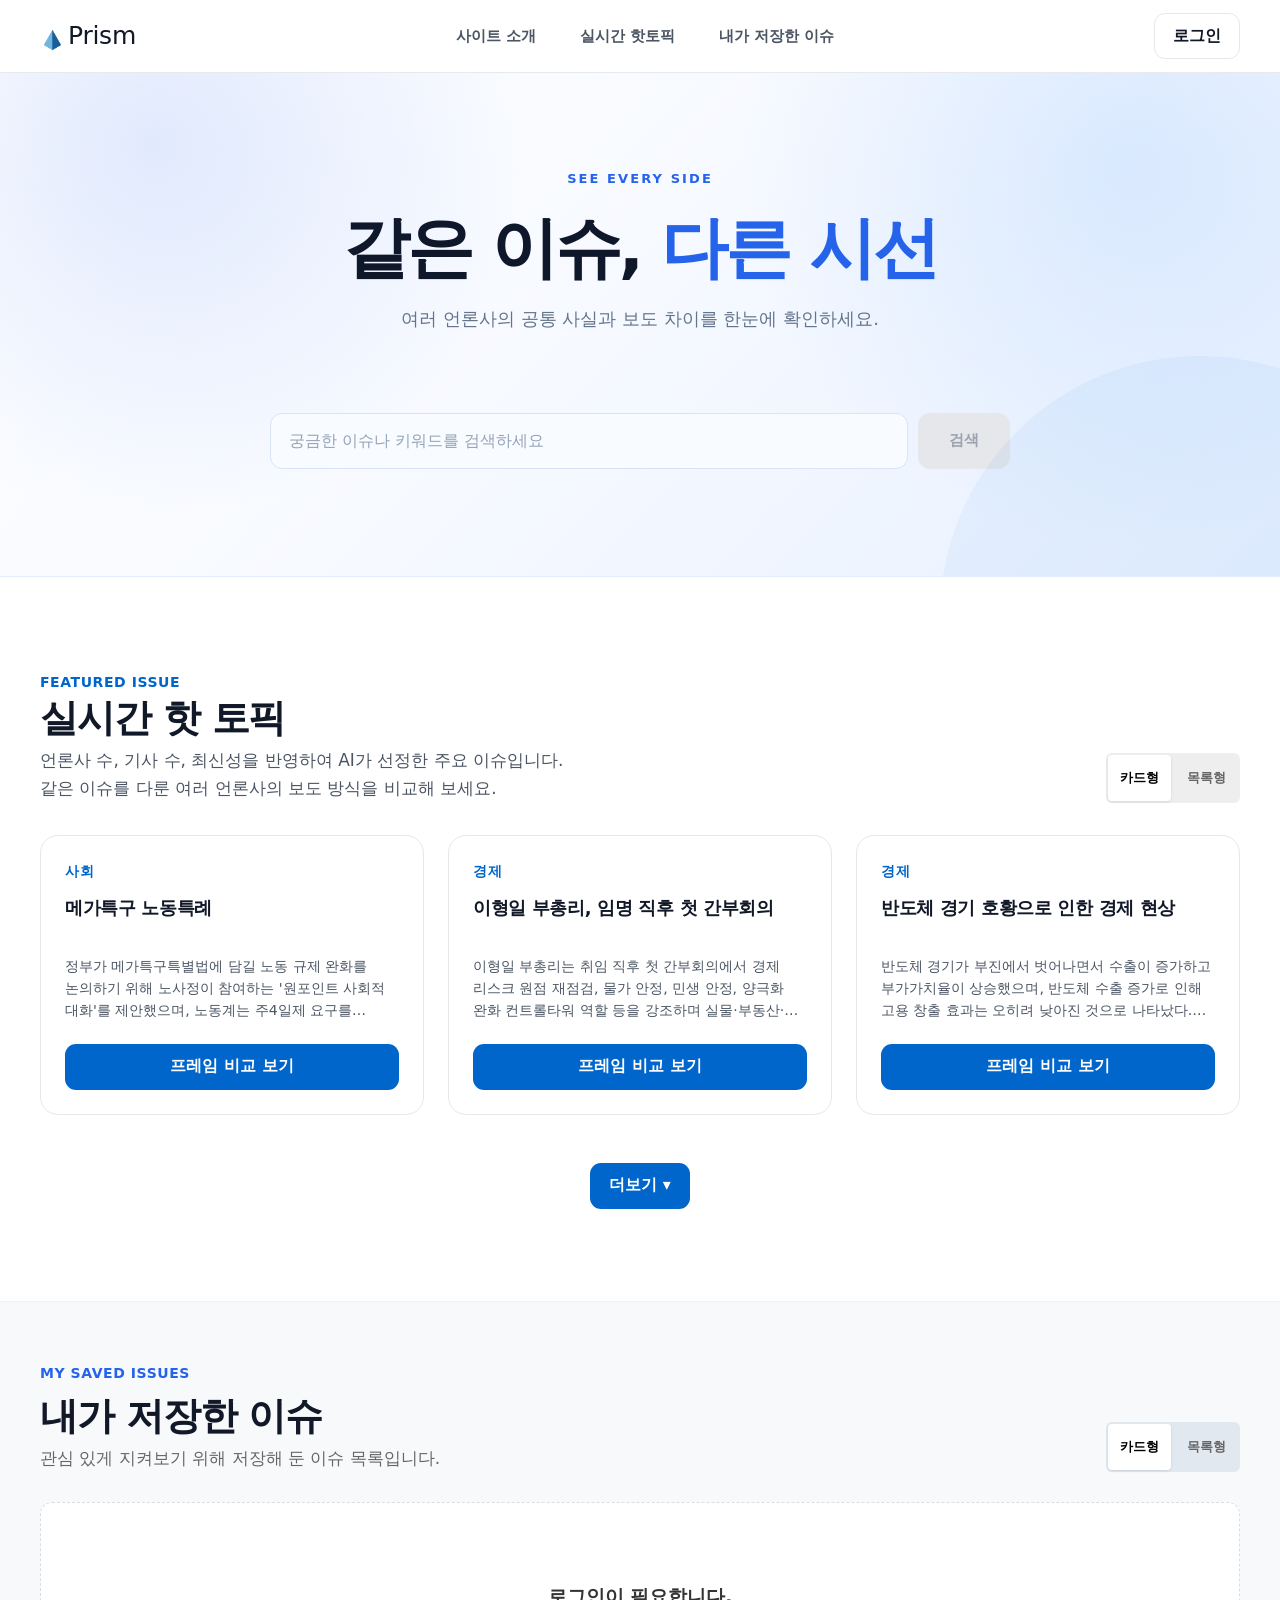
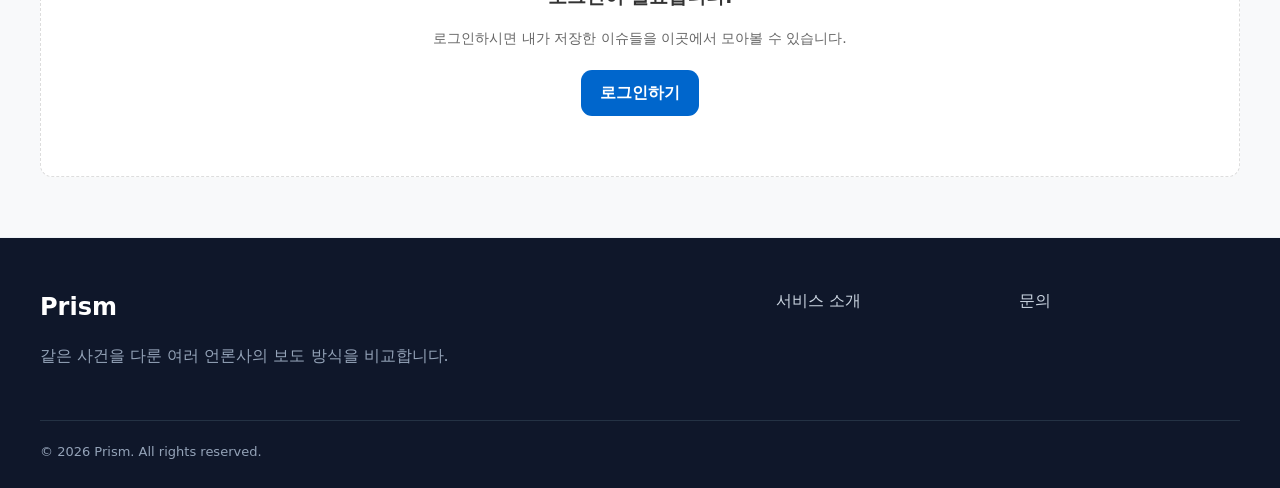
<file: index.html>
<!doctype html>
<html lang="ko">
<head>
  <meta charset="utf-8" />
  <meta name="viewport" content="width=device-width, initial-scale=1" />
  <meta name="description" content="같은 사건을 다룬 여러 언론사의 보도 방식을 비교하는 Prism" />
  <title>Prism | 뉴스 프레임 비교</title>
  <link rel="icon" type="image/png" href="./assets/logos/prism-icon.png">
  <link rel="stylesheet" href="./styles.css" />
</head>
<body>
<header class="site-header">
  <div class="container header-inner">
    <a class="logo" href="index.html" aria-label="Prism 홈으로 이동">
      <img src="./assets/logos/prism-icon.png" alt="" width="10" height="10" style="margin-top: 5px;">
      Prism
    </a>
    <nav class="nav" data-nav aria-label="주요 메뉴">
      <a href="about.html" style="font-weight: 700;">사이트 소개</a>
      <a href="index.html#topics" style="font-weight: 700;">실시간 핫토픽</a>
      <a href="index.html#saved-section" style="font-weight: 700;">내가 저장한 이슈</a>
    </nav>
    <div class="header-actions">
      <button class="btn btn-secondary" id="btn-login-nav">로그인</button>
      <button class="menu-toggle" data-menu-toggle aria-label="메뉴 열기" aria-expanded="false">☰</button>
    </div>
  </div>
</header>

<main>
        <section class="hero hero-centered">
          <div class="container">
            <div class="hero-content">
              <span class="eyebrow hero-eyebrow">SEE EVERY SIDE</span>
              <h1>같은 이슈, <span>다른 시선</span></h1>
              <p class="hero-description">여러 언론사의 공통 사실과 보도 차이를 한눈에 확인하세요.</p>
          
              <form class="search-panel hero-search" data-search-form>
                <div class="search-row">
                  <input class="search-input" type="search" aria-label="이슈 검색어 입력" placeholder="궁금한 이슈나 키워드를 검색하세요" />
                  <button class="btn btn-primary hero-search-button" type="submit">검색</button>
                </div>
              </form>
            </div>
          </div>
        </section>

        <section id="topics" class="section">
          <div class="container">
            <span class="eyebrow">Featured issue</span>
            <div class="section-header-flex" style="display: flex; justify-content: space-between; align-items: flex-end; margin-bottom: 32px; flex-wrap: wrap; gap: 12px;">
              <div>
                <h2 class="section-title" style="margin: 0;">실시간 핫 토픽</h2>
                <p class="section-desc" style="margin: 4px 0 0 0;">언론사 수, 기사 수, 최신성을 반영하여 AI가 선정한 주요 이슈입니다.<br />같은 이슈를 다룬 여러 언론사의 보도 방식을 비교해 보세요.</p>
              </div>
              <div class="view-toggle-buttons" data-view-toggle="featured" style="display: flex; gap: 4px; background: #eee; padding: 2px; border-radius: 6px;">
                <button class="btn btn-sm active" data-view="card" style="padding: 6px 12px; font-size: 13px; border: none; border-radius: 4px; cursor: pointer; background: #fff; font-weight: bold; box-shadow: 0 1px 3px rgba(0,0,0,0.1);">카드형</button>
                <button class="btn btn-sm" data-view="list" style="padding: 6px 12px; font-size: 13px; border: none; border-radius: 4px; cursor: pointer; background: transparent; color: #666;">목록형</button>
              </div>
            </div>
            
            <div id="featured-container" data-featured-issues>
              <p>실시간 핫 토픽을 불러오는 중입니다.</p>
            </div>
          </div>
        </section>

<section id="saved-section" class="section soft" style="background-color: #f8f9fa; border-top: 1px solid #eef2f6; border-bottom: 1px solid #eef2f6; padding: 60px 0;">
  <div class="container">
    <span class="eyebrow" style="color: #2563eb; font-weight: bold; display: block; margin-bottom: 8px;">My Saved Issues</span>
    <div class="section-header-flex" style="display: flex; justify-content: space-between; align-items: flex-end; margin-bottom: 30px; flex-wrap: wrap; gap: 12px;">
      <div>
        <h2 class="section-title" style="margin: 0;">내가 저장한 이슈</h2>
        <p class="section-desc" style="color: #666; margin: 4px 0 0 0;">관심 있게 지켜보기 위해 저장해 둔 이슈 목록입니다.</p>
      </div>
      <div class="view-toggle-buttons" data-view-toggle="saved" style="display: flex; gap: 4px; background: #e2e8f0; padding: 2px; border-radius: 6px;">
        <button class="btn btn-sm active" data-view="card" style="padding: 6px 12px; font-size: 13px; border: none; border-radius: 4px; cursor: pointer; background: #fff; font-weight: bold; box-shadow: 0 1px 3px rgba(0,0,0,0.1);">카드형</button>
        <button class="btn btn-sm" data-view="list" style="padding: 6px 12px; font-size: 13px; border: none; border-radius: 4px; cursor: pointer; background: transparent; color: #666;">목록형</button>
      </div>
    </div>
    
    <div id="saved-container" data-saved-list>
      <p style="color: #666;">저장된 이슈를 불러오는 중입니다...</p>
    </div>
  </div>
</section>


</main>

<footer class="site-footer">
  <div class="container">
    <div class="footer-grid">
      <div>
        <div class="footer-logo">Prism</div>
        <p class="footer-desc">같은 사건을 다룬 여러 언론사의 보도 방식을 비교합니다.</p>
      </div>
      <div class="footer-links">
        <a href="about.html">서비스 소개</a>
        <a href="mailto:jsw5855@naver.com">문의</a>
      </div>
    </div>
    <div class="footer-bottom">© 2026 Prism. All rights reserved.</div>
  </div>
</footer>

<script src="./search.js"></script>
<script src="./app.js"></script>

<div id="login-modal" style="display: none; position: fixed; top: 0; left: 0; width: 100%; height: 100%; background: rgba(0,0,0,0.5); z-index: 1000; justify-content: center; align-items: center;">
  <div style="background: white; padding: 32px; border-radius: 12px; width: 100%; max-width: 380px; box-shadow: 0 4px 20px rgba(0,0,0,0.15); position: relative;">
    
    <h3 id="modal-title" style="margin-top: 0; margin-bottom: 8px; font-size: 20px;">Prism 로그인</h3>
    <p id="modal-desc" style="color: #666; font-size: 14px; margin-bottom: 24px;">서비스 이용을 위해 로그인을 진행해 주세요.</p>
    
    <form id="auth-form">
      <div id="field-name" style="margin-bottom: 16px; display: none;">
        <label style="display: block; font-size: 13px; font-weight: bold; margin-bottom: 6px;">이름</label>
        <input type="text" id="auth-name" placeholder="홍길동" style="width: 100%; padding: 10px; border: 1px solid #ddd; border-radius: 6px; box-sizing: border-box;">
      </div>

      <div style="margin-bottom: 16px;">
        <label style="display: block; font-size: 13px; font-weight: bold; margin-bottom: 6px;">아이디 (이메일)</label>
        <input type="email" id="auth-email" placeholder="example@email.com" required style="width: 100%; padding: 10px; border: 1px solid #ddd; border-radius: 6px; box-sizing: border-box;">
      </div>

      <div style="margin-bottom: 24px;">
        <label style="display: block; font-size: 13px; font-weight: bold; margin-bottom: 6px;">비밀번호</label>
        <input type="password" id="auth-password" placeholder="••••••••" required style="width: 100%; padding: 10px; border: 1px solid #ddd; border-radius: 6px; box-sizing: border-box;">
      </div>
      
      <div style="display: flex; gap: 8px; margin-bottom: 16px;">
        <button type="button" id="btn-close-modal" class="btn btn-secondary" style="flex: 1; padding: 10px 0;">취소</button>
        <button type="submit" id="btn-auth-submit" class="btn btn-primary" style="flex: 1; padding: 10px 0; background: #007bff; color: white; border: none; border-radius: 6px; cursor: pointer;">로그인</button>
      </div>

      <div style="text-align: center; font-size: 13px; color: #666;">
        <span id="switch-text">아직 계정이 없으신가요?</span>
        <a href="#" id="link-switch-auth" style="color: #007bff; text-decoration: none; margin-left: 4px; font-weight: bold;">회원가입</a>
      </div>
    </form>
  </div>
</div>

</body>
</html>
</file>
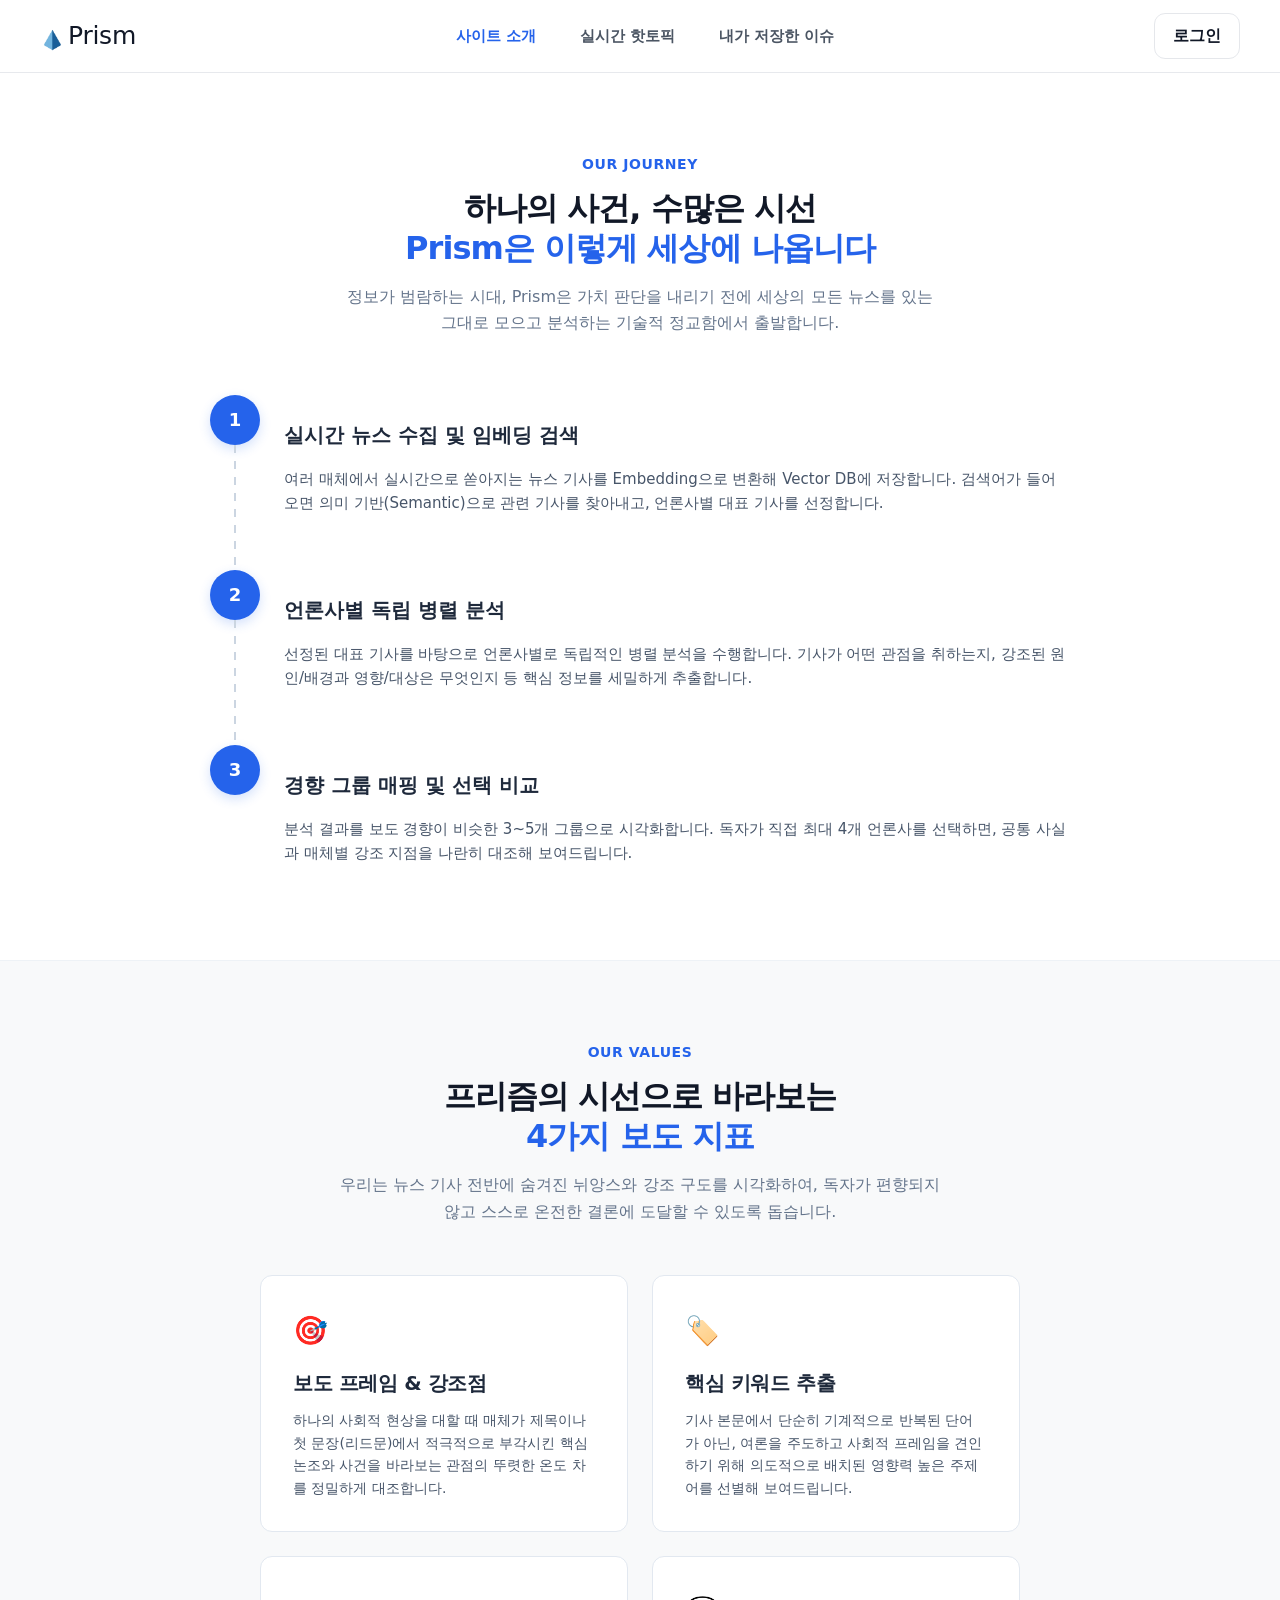
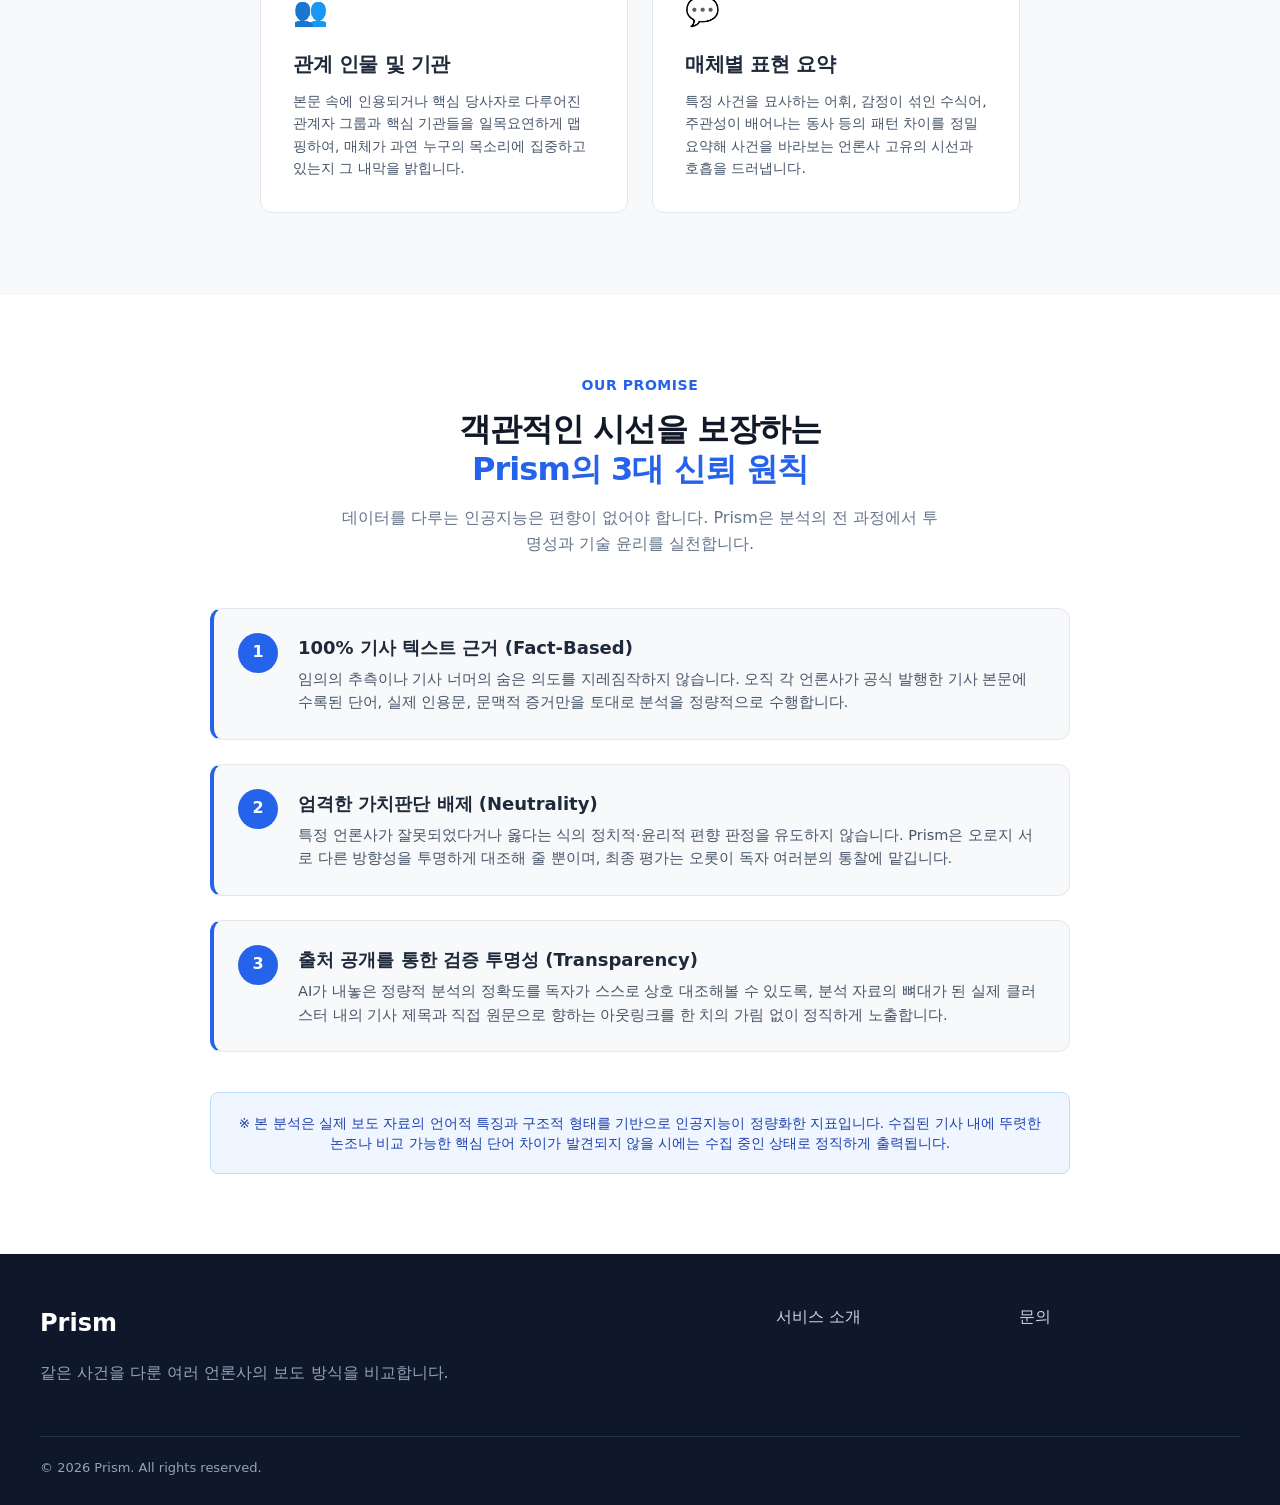
<file: about.html>
<!doctype html>
<html lang="ko">
<head>
  <meta charset="utf-8" />
  <meta name="viewport" content="width=device-width, initial-scale=1" />
  <meta name="description" content="Prism 서비스 소개 및 분석 원칙" />
  <title>Prism | 서비스 소개</title>
  <link rel="icon" type="image/png" href="./assets/logos/prism-icon.png">
  <link rel="stylesheet" href="./styles.css" />
</head>
<body>

<header class="site-header">
  <div class="container header-inner">
    <a class="logo" href="index.html" aria-label="Prism 홈으로 이동">
      <img src="./assets/logos/prism-icon.png" alt="" width="15" height="15">
      Prism
    </a>
    <nav class="nav" data-nav aria-label="주요 메뉴">
      <a href="about.html" style="font-weight: 700; color: #2563eb;">사이트 소개</a>
      <a href="index.html#topics" style="font-weight: 700;">실시간 핫토픽</a>
      <a href="index.html#saved-section" style="font-weight: 700;">내가 저장한 이슈</a>
    </nav>
    <div class="header-actions">
      <button class="btn btn-secondary" id="btn-login-nav">로그인</button>
      <button class="menu-toggle" data-menu-toggle aria-label="메뉴 열기" aria-expanded="false">☰</button>
    </div>
  </div>
</header>

<main>
  <!-- 1단계: Prism이 작동하는 여정 -->
  <section class="section" style="padding: 80px 0; background: #fff;">
    <div class="container" style="max-width: 900px; margin: 0 auto; padding: 0 20px; box-sizing: border-box;">
      <span class="eyebrow" style="color: #2563eb; font-weight: bold; display: block; margin-bottom: 12px; text-align: center;">OUR JOURNEY</span>
      <h2 class="section-title" style="text-align: center; font-size: 32px; margin-bottom: 16px; font-weight: 800; letter-spacing: -0.03em;">
        하나의 사건, 수많은 시선<br><span style="color: #2563eb;">Prism은 이렇게 세상에 나옵니다</span>
      </h2>
      <p class="section-desc" style="text-align: center; color: #64748b; font-size: 16px; line-height: 1.6; max-width: 600px; margin: 0 auto 60px auto;">
        정보가 범람하는 시대, Prism은 가치 판단을 내리기 전에 세상의 모든 뉴스를 있는 그대로 모으고 분석하는 기술적 정교함에서 출발합니다.
      </p>

      <div class="timeline-flow" style="display: flex; flex-direction: column; gap: 40px; position: relative;">
        <div style="display: flex; gap: 24px; position: relative; z-index: 2;">
          <div style="position: absolute; left: 24px; top: 50px; bottom: -65px; width: 2px; background: repeating-linear-gradient(to bottom, #cbd5e1 0px, #cbd5e1 8px, transparent 8px, transparent 16px); z-index: 1;"></div>
          <div style="width: 50px; height: 50px; background: #2563eb; color: #fff; border-radius: 50%; display: flex; align-items: center; justify-content: center; font-weight: bold; font-size: 18px; flex-shrink: 0; box-shadow: 0 4px 12px rgba(37,99,235,0.2);">1</div>
          <div style="padding-top: 4px;">
            <h3 style="font-size: 20px; font-weight: 700; color: #1e293b; margin-bottom: 8px;">실시간 뉴스 수집 및 임베딩 검색</h3>  
        
            <p style="color: #475569; line-height: 1.6; font-size: 15px;">
              여러 매체에서 실시간으로 쏟아지는 뉴스 기사를 Embedding으로 변환해 Vector DB에 저장합니다. 검색어가 들어오면 의미 기반(Semantic)으로 관련 기사를 찾아내고, 언론사별 대표 기사를 선정합니다.
            </p>
          </div>
        </div>

        <div style="display: flex; gap: 24px; position: relative; z-index: 2;">
          <div style="position: absolute; left: 24px; top: 50px; bottom: -65px; width: 2px; background: repeating-linear-gradient(to bottom, #cbd5e1 0px, #cbd5e1 8px, transparent 8px, transparent 16px); z-index: 1;"></div>
          <div style="width: 50px; height: 50px; background: #2563eb; color: #fff; border-radius: 50%; display: flex; align-items: center; justify-content: center; font-weight: bold; font-size: 18px; flex-shrink: 0; box-shadow: 0 4px 12px rgba(37,99,235,0.2);">2</div>
          <div style="padding-top: 4px;">
            <h3 style="font-size: 20px; font-weight: 700; color: #1e293b; margin-bottom: 8px;">언론사별 독립 병렬 분석</h3>
            <p style="color: #475569; line-height: 1.6; font-size: 15px;">
              선정된 대표 기사를 바탕으로 언론사별로 독립적인 병렬 분석을 수행합니다. 기사가 어떤 관점을 취하는지, 강조된 원인/배경과 영향/대상은 무엇인지 등 핵심 정보를 세밀하게 추출합니다.
            </p>
          </div>
        </div>

        <div style="display: flex; gap: 24px; position: relative; z-index: 2;">
          <div style="width: 50px; height: 50px; background: #2563eb; color: #fff; border-radius: 50%; display: flex; align-items: center; justify-content: center; font-weight: bold; font-size: 18px; flex-shrink: 0; box-shadow: 0 4px 12px rgba(37,99,235,0.2);">3</div>
          <div style="padding-top: 4px;">
            <h3 style="font-size: 20px; font-weight: 700; color: #1e293b; margin-bottom: 8px;">경향 그룹 매핑 및 선택 비교</h3>
            <p style="color: #475569; line-height: 1.6; font-size: 15px;">
              분석 결과를 보도 경향이 비슷한 3~5개 그룹으로 시각화합니다. 독자가 직접 최대 4개 언론사를 선택하면, 공통 사실과 매체별 강조 지점을 나란히 대조해 보여드립니다.
            </p>
          </div>
        </div>
      </div>
    </div>
  </section>

  <!-- 2단계: Prism이 분석하는 다각적 가치 -->
  <section class="section soft" style="background-color: #f8f9fa; border-top: 1px solid #eef2f6; border-bottom: 1px solid #eef2f6; padding: 80px 0;">
    <div class="container" style="padding: 0 20px; box-sizing: border-box;">
      <span class="eyebrow" style="color: #2563eb; font-weight: bold; display: block; margin-bottom: 12px; text-align: center;">OUR VALUES</span>
      <h2 class="section-title" style="text-align: center; font-size: 32px; margin-bottom: 16px; font-weight: 800;">
        프리즘의 시선으로 바라보는<br><span style="color: #2563eb;">4가지 보도 지표</span>
      </h2>
      <p class="section-desc" style="text-align: center; color: #64748b; font-size: 16px; max-width: 600px; margin: 0 auto 50px auto;">
        우리는 뉴스 기사 전반에 숨겨진 뉘앙스와 강조 구도를 시각화하여, 독자가 편향되지 않고 스스로 온전한 결론에 도달할 수 있도록 돕습니다.
      </p>

      <div class="grid-2" style="display: grid; grid-template-columns: repeat(2, 1fr); gap: 24px; max-width: 760px; margin: 0 auto;">
        <article class="card" style="background: #fff; padding: 32px; border-radius: 12px; border: 1px solid #e2e8f0; box-sizing: border-box;">
          <div style="font-size: 28px; margin-bottom: 16px;">🎯</div>
          <h3 style="font-size: 20px; font-weight: 700; color: #1e293b; margin-bottom: 12px;">보도 프레임 & 강조점</h3>
          <p style="color: #475569; line-height: 1.6; font-size: 14px; margin: 0;">
            하나의 사회적 현상을 대할 때 매체가 제목이나 첫 문장(리드문)에서 적극적으로 부각시킨 핵심 논조와 사건을 바라보는 관점의 뚜렷한 온도 차를 정밀하게 대조합니다.
          </p>
        </article>

        <article class="card" style="background: #fff; padding: 32px; border-radius: 12px; border: 1px solid #e2e8f0; box-sizing: border-box;">
          <div style="font-size: 28px; margin-bottom: 16px;">🏷️</div>
          <h3 style="font-size: 20px; font-weight: 700; color: #1e293b; margin-bottom: 12px;">핵심 키워드 추출</h3>
          <p style="color: #475569; line-height: 1.6; font-size: 14px; margin: 0;">
            기사 본문에서 단순히 기계적으로 반복된 단어가 아닌, 여론을 주도하고 사회적 프레임을 견인하기 위해 의도적으로 배치된 영향력 높은 주제어를 선별해 보여드립니다.
          </p>
        </article>

        <article class="card" style="background: #fff; padding: 32px; border-radius: 12px; border: 1px solid #e2e8f0; box-sizing: border-box;">
          <div style="font-size: 28px; margin-bottom: 16px;">👥</div>
          <h3 style="font-size: 20px; font-weight: 700; color: #1e293b; margin-bottom: 12px;">관계 인물 및 기관</h3>
          <p style="color: #475569; line-height: 1.6; font-size: 14px; margin: 0;">
            본문 속에 인용되거나 핵심 당사자로 다루어진 관계자 그룹과 핵심 기관들을 일목요연하게 맵핑하여, 매체가 과연 누구의 목소리에 집중하고 있는지 그 내막을 밝힙니다.
          </p>
        </article>

        <article class="card" style="background: #fff; padding: 32px; border-radius: 12px; border: 1px solid #e2e8f0; box-sizing: border-box;">
          <div style="font-size: 28px; margin-bottom: 16px;">💬</div>
          <h3 style="font-size: 20px; font-weight: 700; color: #1e293b; margin-bottom: 12px;">매체별 표현 요약</h3>
          <p style="color: #475569; line-height: 1.6; font-size: 14px; margin: 0;">
            특정 사건을 묘사하는 어휘, 감정이 섞인 수식어, 주관성이 배어나는 동사 등의 패턴 차이를 정밀 요약해 사건을 바라보는 언론사 고유의 시선과 호흡을 드러냅니다.
          </p>
        </article>
      </div>
    </div>
  </section>

  <!-- 3단계: Prism이 독자에게 지키는 약속 -->
  <section class="section" style="padding: 80px 0; background: #fff;">
    <div class="container" style="max-width: 900px; margin: 0 auto; padding: 0 20px; box-sizing: border-box;">
      <span class="eyebrow" style="color: #2563eb; font-weight: bold; display: block; margin-bottom: 12px; text-align: center;">OUR PROMISE</span>
      <h2 class="section-title" style="text-align: center; font-size: 32px; margin-bottom: 16px; font-weight: 800;">
        객관적인 시선을 보장하는<br><span style="color: #2563eb;">Prism의 3대 신뢰 원칙</span>
      </h2>
      <p class="section-desc" style="text-align: center; color: #64748b; font-size: 16px; max-width: 600px; margin: 0 auto 50px auto;">
        데이터를 다루는 인공지능은 편향이 없어야 합니다. Prism은 분석의 전 과정에서 투명성과 기술 윤리를 실천합니다.
      </p>

      <div class="principle-list" style="display: flex; flex-direction: column; gap: 24px;">
        <div class="principle" style="display: flex; gap: 20px; background: #f8f9fa; padding: 24px; border-radius: 12px; border-left: 4px solid #2563eb;">
          <div style="width: 40px; height: 40px; background: #2563eb; color: #fff; border-radius: 50%; display: flex; align-items: center; justify-content: center; font-weight: bold; flex-shrink: 0;">1</div>
          <div>
            <strong style="font-size: 18px; color: #1e293b; display: block; margin-bottom: 6px;">100% 기사 텍스트 근거 (Fact-Based)</strong>
            <p style="color: #475569; line-height: 1.6; font-size: 14.5px; margin: 0;">
              임의의 추측이나 기사 너머의 숨은 의도를 지레짐작하지 않습니다. 오직 각 언론사가 공식 발행한 기사 본문에 수록된 단어, 실제 인용문, 문맥적 증거만을 토대로 분석을 정량적으로 수행합니다.
            </p>
          </div>
        </div>

        <div class="principle" style="display: flex; gap: 20px; background: #f8f9fa; padding: 24px; border-radius: 12px; border-left: 4px solid #2563eb;">
          <div style="width: 40px; height: 40px; background: #2563eb; color: #fff; border-radius: 50%; display: flex; align-items: center; justify-content: center; font-weight: bold; flex-shrink: 0;">2</div>
          <div>
            <strong style="font-size: 18px; color: #1e293b; display: block; margin-bottom: 6px;">엄격한 가치판단 배제 (Neutrality)</strong>
            <p style="color: #475569; line-height: 1.6; font-size: 14.5px; margin: 0;">
              특정 언론사가 잘못되었다거나 옳다는 식의 정치적·윤리적 편향 판정을 유도하지 않습니다. Prism은 오로지 서로 다른 방향성을 투명하게 대조해 줄 뿐이며, 최종 평가는 오롯이 독자 여러분의 통찰에 맡깁니다.
            </p>
          </div>
        </div>

        <div class="principle" style="display: flex; gap: 20px; background: #f8f9fa; padding: 24px; border-radius: 12px; border-left: 4px solid #2563eb;">
          <div style="width: 40px; height: 40px; background: #2563eb; color: #fff; border-radius: 50%; display: flex; align-items: center; justify-content: center; font-weight: bold; flex-shrink: 0;">3</div>
          <div>
            <strong style="font-size: 18px; color: #1e293b; display: block; margin-bottom: 6px;">출처 공개를 통한 검증 투명성 (Transparency)</strong>
            <p style="color: #475569; line-height: 1.6; font-size: 14.5px; margin: 0;">
              AI가 내놓은 정량적 분석의 정확도를 독자가 스스로 상호 대조해볼 수 있도록, 분석 자료의 뼈대가 된 실제 클러스터 내의 기사 제목과 직접 원문으로 향하는 아웃링크를 한 치의 가림 없이 정직하게 노출합니다.
          </p>
          </div>
        </div>
      </div>
      
      <div class="notice" style="margin-top: 40px; padding: 20px; background-color: #eff6ff; border: 1px solid #bfdbfe; border-radius: 8px; font-size: 13.5px; color: #1e40af; text-align: center; line-height: 1.5; font-weight: 500;">
        ※ 본 분석은 실제 보도 자료의 언어적 특징과 구조적 형태를 기반으로 인공지능이 정량화한 지표입니다. 수집된 기사 내에 뚜렷한 논조나 비교 가능한 핵심 단어 차이가 발견되지 않을 시에는 수집 중인 상태로 정직하게 출력됩니다.
      </div>
    </div>
  </section>
</main>

<footer class="site-footer">
  <div class="container">
    <div class="footer-grid">
      <div>
        <div class="footer-logo">Prism</div>
        <p class="footer-desc">같은 사건을 다룬 여러 언론사의 보도 방식을 비교합니다.</p>
      </div>
      <div class="footer-links">
        <a href="about.html">서비스 소개</a>
        <a href="mailto:jsw5855@naver.com">문의</a>
      </div>
    </div>
    <div class="footer-bottom">© 2026 Prism. All rights reserved.</div>
  </div>
</footer>

<script src="./app.js"></script>
<div id="login-modal" style="display: none; position: fixed; top: 0; left: 0; width: 100%; height: 100%; background: rgba(0,0,0,0.5); z-index: 1000; justify-content: center; align-items: center;">
  <div style="background: white; padding: 32px; border-radius: 12px; width: 100%; max-width: 380px; box-shadow: 0 4px 20px rgba(0,0,0,0.15); position: relative;">

    <h3 id="modal-title" style="margin-top: 0; margin-bottom: 8px; font-size: 20px;">Prism 로그인</h3>
    <p id="modal-desc" style="color: #666; font-size: 14px; margin-bottom: 24px;">서비스 이용을 위해 로그인을 진행해 주세요.</p>

    <form id="auth-form">
      <div id="field-name" style="margin-bottom: 16px; display: none;">
        <label style="display: block; font-size: 13px; font-weight: bold; margin-bottom: 6px;">이름</label>
        <input type="text" id="auth-name" placeholder="홍길동" style="width: 100%; padding: 10px; border: 1px solid #ddd; border-radius: 6px; box-sizing: border-box;">
      </div>

      <div style="margin-bottom: 16px;">
        <label style="display: block; font-size: 13px; font-weight: bold; margin-bottom: 6px;">아이디 (이메일)</label>
        <input type="email" id="auth-email" placeholder="example@email.com" required style="width: 100%; padding: 10px; border: 1px solid #ddd; border-radius: 6px; box-sizing: border-box;">
      </div>

      <div style="margin-bottom: 24px;">
        <label style="display: block; font-size: 13px; font-weight: bold; margin-bottom: 6px;">비밀번호</label>
        <input type="password" id="auth-password" placeholder="••••••••" required style="width: 100%; padding: 10px; border: 1px solid #ddd; border-radius: 6px; box-sizing: border-box;">
      </div>

      <div style="display: flex; gap: 8px; margin-bottom: 16px;">
        <button type="button" id="btn-close-modal" class="btn btn-secondary" style="flex: 1; padding: 10px 0;">취소</button>
        <button type="submit" id="btn-auth-submit" class="btn btn-primary" style="flex: 1; padding: 10px 0; background: #007bff; color: white; border: none; border-radius: 6px; cursor: pointer;">로그인</button>
      </div>

      <div style="text-align: center; font-size: 13px; color: #666;">
        <span id="switch-text">아직 계정이 없으신가요?</span>
        <a href="#" id="link-switch-auth" style="color: #007bff; text-decoration: none; margin-left: 4px; font-weight: bold;">회원가입</a>
      </div>
    </form>
  </div>
</div>

</body>
</html>
</file>
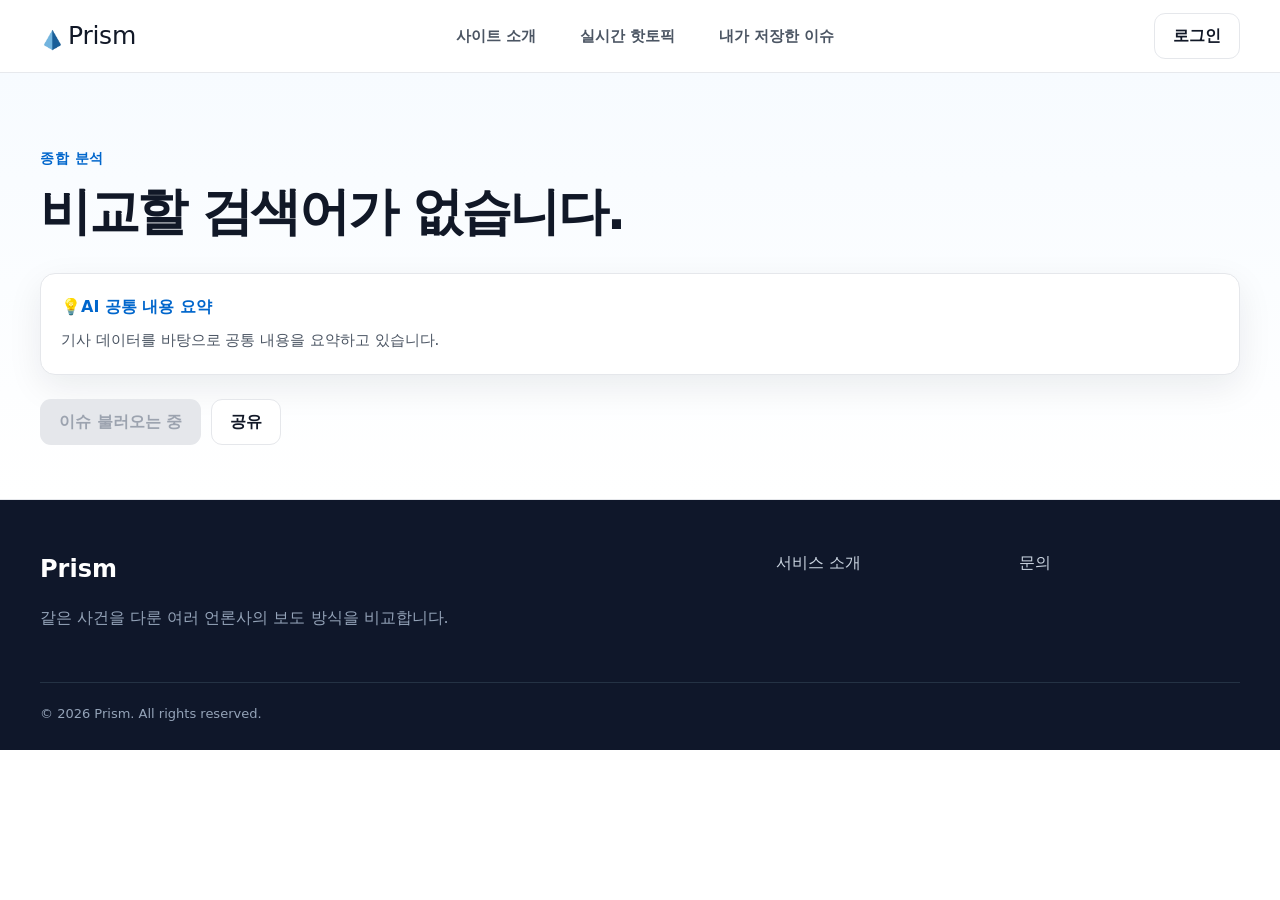
<file: compare.html>
<!doctype html>
<html lang="ko">
<head>
  <meta charset="utf-8" />
  <meta name="viewport" content="width=device-width, initial-scale=1" />
  <meta name="description" content="Prism - Solar Embedding 기반 실시간 언론사 비교" />
  <title>이슈 프레임 비교 분석 | Prism</title>
  <link rel="icon" type="image/png" href="./assets/logos/prism-icon.png">
  <link rel="stylesheet" href="./styles.css" />
</head>
<body>

<header class="site-header">
  <div class="container header-inner">
    <a class="logo" href="index.html" aria-label="Prism 홈으로 이동">
      <img src="./assets/logos/prism-icon.png" alt="" width="15" height="15">
      Prism
    </a>
    <nav class="nav" data-nav aria-label="주요 메뉴">
      <a href="about.html" style="font-weight: 700;">사이트 소개</a>
      <a href="index.html#topics" style="font-weight: 700;">실시간 핫토픽</a>
      <a href="index.html#saved-section" style="font-weight: 700;">내가 저장한 이슈</a>
    </nav>
    <div class="header-actions">
      <button class="btn btn-secondary" id="btn-login-nav">로그인</button>
      <button class="menu-toggle" data-menu-toggle aria-label="메뉴 열기" aria-expanded="false">☰</button>
    </div>
  </div>
</header>

<main data-compare-page>
  <!-- [1단계] 이슈 메인 요약 및 공통 사실 영역 -->
  <section class="page-hero">
    <div class="container">
      <span class="eyebrow" id="compare-query-category">종합 분석</span>
      <h1 id="compare-query-title">이슈를 분석하는 중입니다</h1>
      
      <div style="margin: 30px 0 0; padding: 20px; background: #ffffff; border: 1px solid var(--border); border-radius: 15px; box-shadow: var(--shadow); width: 100%;">
        <strong style="font-size: 16px; color: var(--primary); display: block; margin-bottom: 8px;"><span style="display: inline-block; width: 20px;">💡</span>AI 공통 내용 요약</strong>
        <div id="compare-query-summary" style="font-size: 15px; line-height: 1.7; color: var(--text-2);">
          기사 데이터를 바탕으로 공통 내용을 요약하고 있습니다.
        </div>
      </div>

      <div class="toolbar" style="margin-top: 24px;">
        <button class="btn btn-primary" data-save-issue>이 분석 저장하기</button>
        <button class="btn btn-secondary" data-share>공유</button>
      </div>
    </div>
  </section>

  <!-- [0단계, 신규] 이슈 후보(Event Group)가 여러 개일 때 사용자가 선택하는 영역 -->
  <section class="section soft" id="issue-candidate-section" style="display: none; padding: 60px 0; border-bottom: 1px solid var(--border);">
    <div class="container">
      <h2 class="section-title" style="font-size: 24px; margin-bottom: 8px;">🔍 어떤 이슈를 비교할까요?</h2>
      <p class="section-desc" style="margin-bottom: 24px;">검색어와 관련된 서로 다른 사건입니다. 하나를 선택하면 그 이슈만 언론사별로 비교합니다.</p>

      <div id="issue-candidate-list" style="display: grid; grid-template-columns: repeat(auto-fit, minmax(320px, 1fr)); gap: 24px;">
        <!-- JS로 이슈 후보 카드가 주입됩니다 -->
      </div>
    </div>
  </section>

  <div id="issue-analysis-sections" style="display: none;">
    <!-- [2단계] 비슷한 프레임 언론사 그룹 시각화 섹션 -->
    <section class="section soft" style="padding: 60px 0; border-bottom: 1px solid var(--border);">
      <div class="container">
        <h2 class="section-title" style="font-size: 24px; margin-bottom: 8px;">📊 프레임 맵핑 (언론사 그룹화)</h2>
        <p class="section-desc" style="margin-bottom: 24px;">Solar LLM이 보도 태도와 논조의 유사도를 분석하여 같은 시선을 가진 미디어끼리 분류했습니다.</p>

        <div id="frame-group-container" style="display: grid; grid-template-columns: repeat(auto-fit, minmax(320px, 1fr)); gap: 24px;">
          <!-- JS로 동적 프레임 그룹 분류 상자가 주입됩니다 -->
        </div>
      </div>
    </section>

    <!-- [3단계] 언론사 선택 바 및 5대 항목 정밀 상세 비교 섹션 -->
    <section class="section">
      <div class="container">
        <h2 class="section-title" style="font-size: 24px; margin-bottom: 8px;">🔍 언론사 정밀 대조</h2>

        <!-- 언론사 수동 선택 칩 바UI -->
        <div id="compare-publisher-chips" style="display: flex; flex-wrap: wrap; gap: 10px; margin-bottom: 8px; padding: 16px; background: var(--bg-soft); border-radius: 12px; border: 1px solid var(--border);">
          <!-- JS로 선택 버튼 바가 자동 생성됩니다 -->
        </div>
        <!-- 🌟 요청사항 반영: 최대 4개 선택 안내를 아래 작은 글씨로 배치 -->
        <small style="display: block; color: var(--muted); margin-bottom: 32px; margin-left: 4px;">※ 분석 비교할 언론사를 선택해 주세요. (최대 4개 매체 동시 대조 가능)</small>

        <!-- 🌟 [변경] 카드 그리드를 걷어내고 가로 대조가 가능한 가볍고 깔끔한 테이블 레이아웃 도입 -->
        <div style="width: 100%; overflow-x: auto; border: 1px solid var(--border); border-radius: 12px; box-shadow: var(--shadow); background: #fff;">
          <table id="detail-compare-table" style="width: 100%; border-collapse: collapse; text-align: left; min-width: 800px; table-layout: fixed;">
            <!-- JS에서 선택된 매체 수에 따라 헤더(Th)와 데이터 행(Td)을 가로로 정밀 매핑합니다 -->
          </table>
        </div>
      </div>
    </section>
  </div>
</main>

<footer class="site-footer">
  <div class="container">
    <div class="footer-grid">
      <div>
        <div class="footer-logo">Prism</div>
        <p class="footer-desc">같은 사건을 다룬 여러 언론사의 보도 방식을 비교합니다.</p>
      </div>
      <div class="footer-links">
        <a href="about.html">서비스 소개</a>
        <a href="mailto:jsw5855@naver.com">문의</a>
      </div>
    </div>
    <div class="footer-bottom">© 2026 Prism. All rights reserved.</div>
  </div>
</footer>

<!-- search.js와 app.js 연동 순서 고정 -->
<script src="./search.js"></script>
<script src="./app.js"></script>
<div id="login-modal" style="display: none; position: fixed; top: 0; left: 0; width: 100%; height: 100%; background: rgba(0,0,0,0.5); z-index: 1000; justify-content: center; align-items: center;">
  <div style="background: white; padding: 32px; border-radius: 12px; width: 100%; max-width: 380px; box-shadow: 0 4px 20px rgba(0,0,0,0.15); position: relative;">

    <h3 id="modal-title" style="margin-top: 0; margin-bottom: 8px; font-size: 20px;">Prism 로그인</h3>
    <p id="modal-desc" style="color: #666; font-size: 14px; margin-bottom: 24px;">서비스 이용을 위해 로그인을 진행해 주세요.</p>

    <form id="auth-form">
      <div id="field-name" style="margin-bottom: 16px; display: none;">
        <label style="display: block; font-size: 13px; font-weight: bold; margin-bottom: 6px;">이름</label>
        <input type="text" id="auth-name" placeholder="홍길동" style="width: 100%; padding: 10px; border: 1px solid #ddd; border-radius: 6px; box-sizing: border-box;">
      </div>

      <div style="margin-bottom: 16px;">
        <label style="display: block; font-size: 13px; font-weight: bold; margin-bottom: 6px;">아이디 (이메일)</label>
        <input type="email" id="auth-email" placeholder="example@email.com" required style="width: 100%; padding: 10px; border: 1px solid #ddd; border-radius: 6px; box-sizing: border-box;">
      </div>

      <div style="margin-bottom: 24px;">
        <label style="display: block; font-size: 13px; font-weight: bold; margin-bottom: 6px;">비밀번호</label>
        <input type="password" id="auth-password" placeholder="••••••••" required style="width: 100%; padding: 10px; border: 1px solid #ddd; border-radius: 6px; box-sizing: border-box;">
      </div>

      <div style="display: flex; gap: 8px; margin-bottom: 16px;">
        <button type="button" id="btn-close-modal" class="btn btn-secondary" style="flex: 1; padding: 10px 0;">취소</button>
        <button type="submit" id="btn-auth-submit" class="btn btn-primary" style="flex: 1; padding: 10px 0; background: #007bff; color: white; border: none; border-radius: 6px; cursor: pointer;">로그인</button>
      </div>

      <div style="text-align: center; font-size: 13px; color: #666;">
        <span id="switch-text">아직 계정이 없으신가요?</span>
        <a href="#" id="link-switch-auth" style="color: #007bff; text-decoration: none; margin-left: 4px; font-weight: bold;">회원가입</a>
      </div>
    </form>
  </div>
</div>

</body>
</html>
</file>
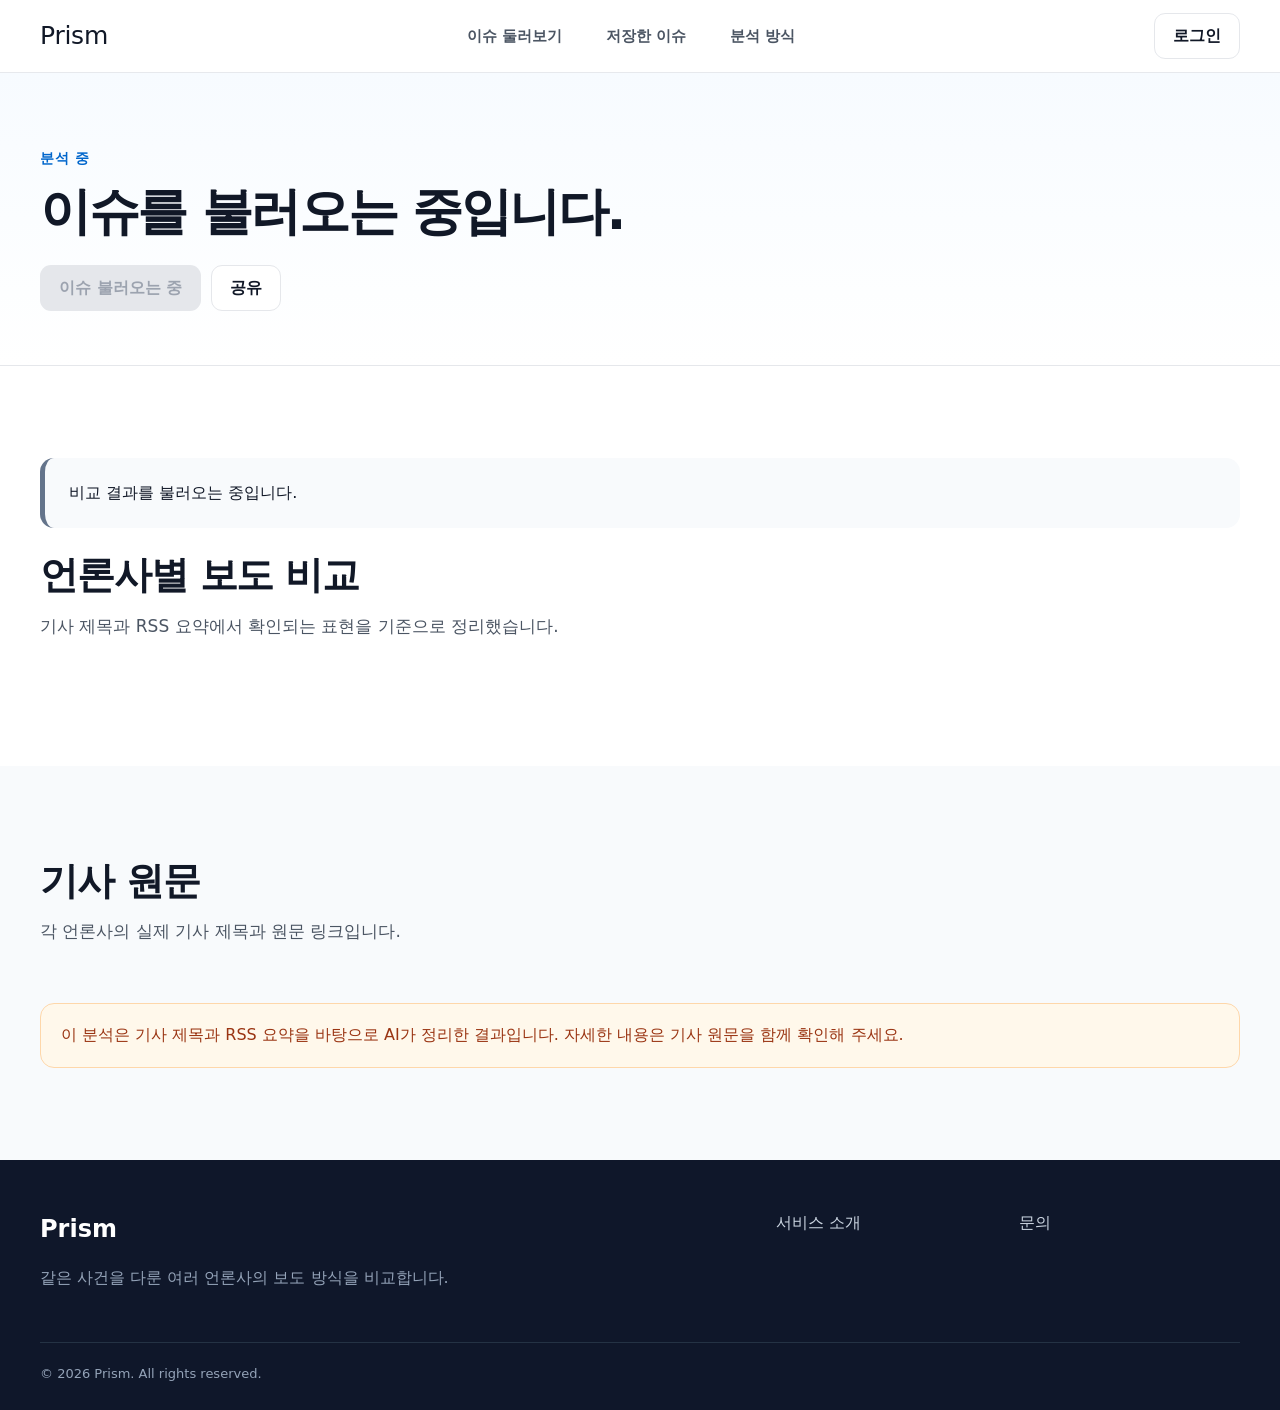
<file: issue.html>
<!doctype html><html lang="ko"><head><meta charset="utf-8"><meta name="viewport" content="width=device-width,initial-scale=1"><title>이슈 비교 | Prism</title><link rel="stylesheet" href="./styles.css"></head><body>
<header class="site-header"><div class="container header-inner"><a class="logo" href="index.html">Prism</a>
<nav class="nav" data-nav>
  <a href="index.html#live-news">이슈 둘러보기</a>
  <a href="index.html#saved-section">저장한 이슈</a>
  <a href="index.html#how-it-works">분석 방식</a>
</nav>
<div class="header-actions"><button class="btn btn-secondary" id="btn-login-nav" type="button">
  로그인
</button><button class="menu-toggle" data-menu-toggle aria-label="메뉴 열기" aria-expanded="false">☰</button></div></div></header>
<main data-issue-page>
  <section class="page-hero">
    <div class="container">
      <span class="eyebrow" data-issue-category>분석 중</span>
      <h1 data-issue-title>이슈를 불러오는 중입니다.</h1>
      <p data-issue-summary></p>

      <div class="toolbar">
        <button class="btn btn-primary" data-save-issue>저장</button>
        <button class="btn btn-secondary" data-share>공유</button>
      </div>
    </div>
  </section>

  <section class="section">
    <div class="container">
      <div class="common-fact" data-common-facts>
        비교 결과를 불러오는 중입니다.
      </div>

      <h2 class="section-title">언론사별 보도 비교</h2>
      <p class="section-desc">
        기사 제목과 RSS 요약에서 확인되는 표현을 기준으로 정리했습니다.
      </p>

      <div class="grid-3" data-issue-articles></div>
    </div>
  </section>

  <section class="section soft">
    <div class="container">
      <h2 class="section-title">기사 원문</h2>
      <p class="section-desc">
        각 언론사의 실제 기사 제목과 원문 링크입니다.
      </p>

      <div class="source-list" data-issue-sources></div>

      <div class="notice">
        이 분석은 기사 제목과 RSS 요약을 바탕으로 AI가 정리한 결과입니다.
        자세한 내용은 기사 원문을 함께 확인해 주세요.
      </div>
    </div>
  </section>
</main>

<footer class="site-footer">
  <div class="container">
    <div class="footer-grid">
      <div>
        <div class="footer-logo">Prism</div>
        <p class="footer-desc">같은 사건을 다룬 여러 언론사의 보도 방식을 비교합니다.</p>
      </div>
      <div class="footer-links">
        <a href="about.html">서비스 소개</a>
        <a href="mailto:jsw5855@naver.com">문의</a>
      </div>
    </div>
    <div class="footer-bottom">© 2026 Prism. All rights reserved.</div>
  </div>
</footer>

<div
  id="login-modal"
  style="
    display: none;
    position: fixed;
    inset: 0;
    width: 100%;
    height: 100%;
    background: rgba(0, 0, 0, 0.5);
    z-index: 1000;
    justify-content: center;
    align-items: center;
  "
>
  <div
    style="
      background: white;
      padding: 32px;
      border-radius: 12px;
      width: calc(100% - 40px);
      max-width: 380px;
      box-sizing: border-box;
      box-shadow: 0 4px 20px rgba(0, 0, 0, 0.15);
    "
  >
    <h3
      id="modal-title"
      style="margin: 0 0 8px; font-size: 20px;"
    >
      Prism 로그인
    </h3>

    <p
      id="modal-desc"
      style="color: #666; font-size: 14px; margin-bottom: 24px;"
    >
      서비스 이용을 위해 로그인을 진행해 주세요.
    </p>

    <form id="auth-form">
      <div
        id="field-name"
        style="margin-bottom: 16px; display: none;"
      >
        <label
          for="auth-name"
          style="display: block; font-size: 13px; font-weight: bold; margin-bottom: 6px;"
        >
          이름
        </label>

        <input
          type="text"
          id="auth-name"
          placeholder="홍길동"
          style="width: 100%; padding: 10px; border: 1px solid #ddd; border-radius: 6px; box-sizing: border-box;"
        />
      </div>

      <div style="margin-bottom: 16px;">
        <label
          for="auth-email"
          style="display: block; font-size: 13px; font-weight: bold; margin-bottom: 6px;"
        >
          아이디 (이메일)
        </label>

        <input
          type="email"
          id="auth-email"
          placeholder="example@email.com"
          required
          style="width: 100%; padding: 10px; border: 1px solid #ddd; border-radius: 6px; box-sizing: border-box;"
        />
      </div>

      <div style="margin-bottom: 24px;">
        <label
          for="auth-password"
          style="display: block; font-size: 13px; font-weight: bold; margin-bottom: 6px;"
        >
          비밀번호
        </label>

        <input
          type="password"
          id="auth-password"
          placeholder="••••••••"
          required
          style="width: 100%; padding: 10px; border: 1px solid #ddd; border-radius: 6px; box-sizing: border-box;"
        />
      </div>

      <div style="display: flex; gap: 8px; margin-bottom: 16px;">
        <button
          type="button"
          id="btn-close-modal"
          class="btn btn-secondary"
          style="flex: 1;"
        >
          취소
        </button>

        <button
          type="submit"
          id="btn-auth-submit"
          class="btn btn-primary"
          style="flex: 1;"
        >
          로그인
        </button>
      </div>

      <div style="text-align: center; font-size: 13px; color: #666;">
        <span id="switch-text">아직 계정이 없으신가요?</span>

        <a
          href="#"
          id="link-switch-auth"
          style="color: #007bff; text-decoration: none; margin-left: 4px; font-weight: bold;"
        >
          회원가입
        </a>
      </div>
    </form>
  </div>
</div>

<script src="./app.js"></script>
</body>
</html>
</file>
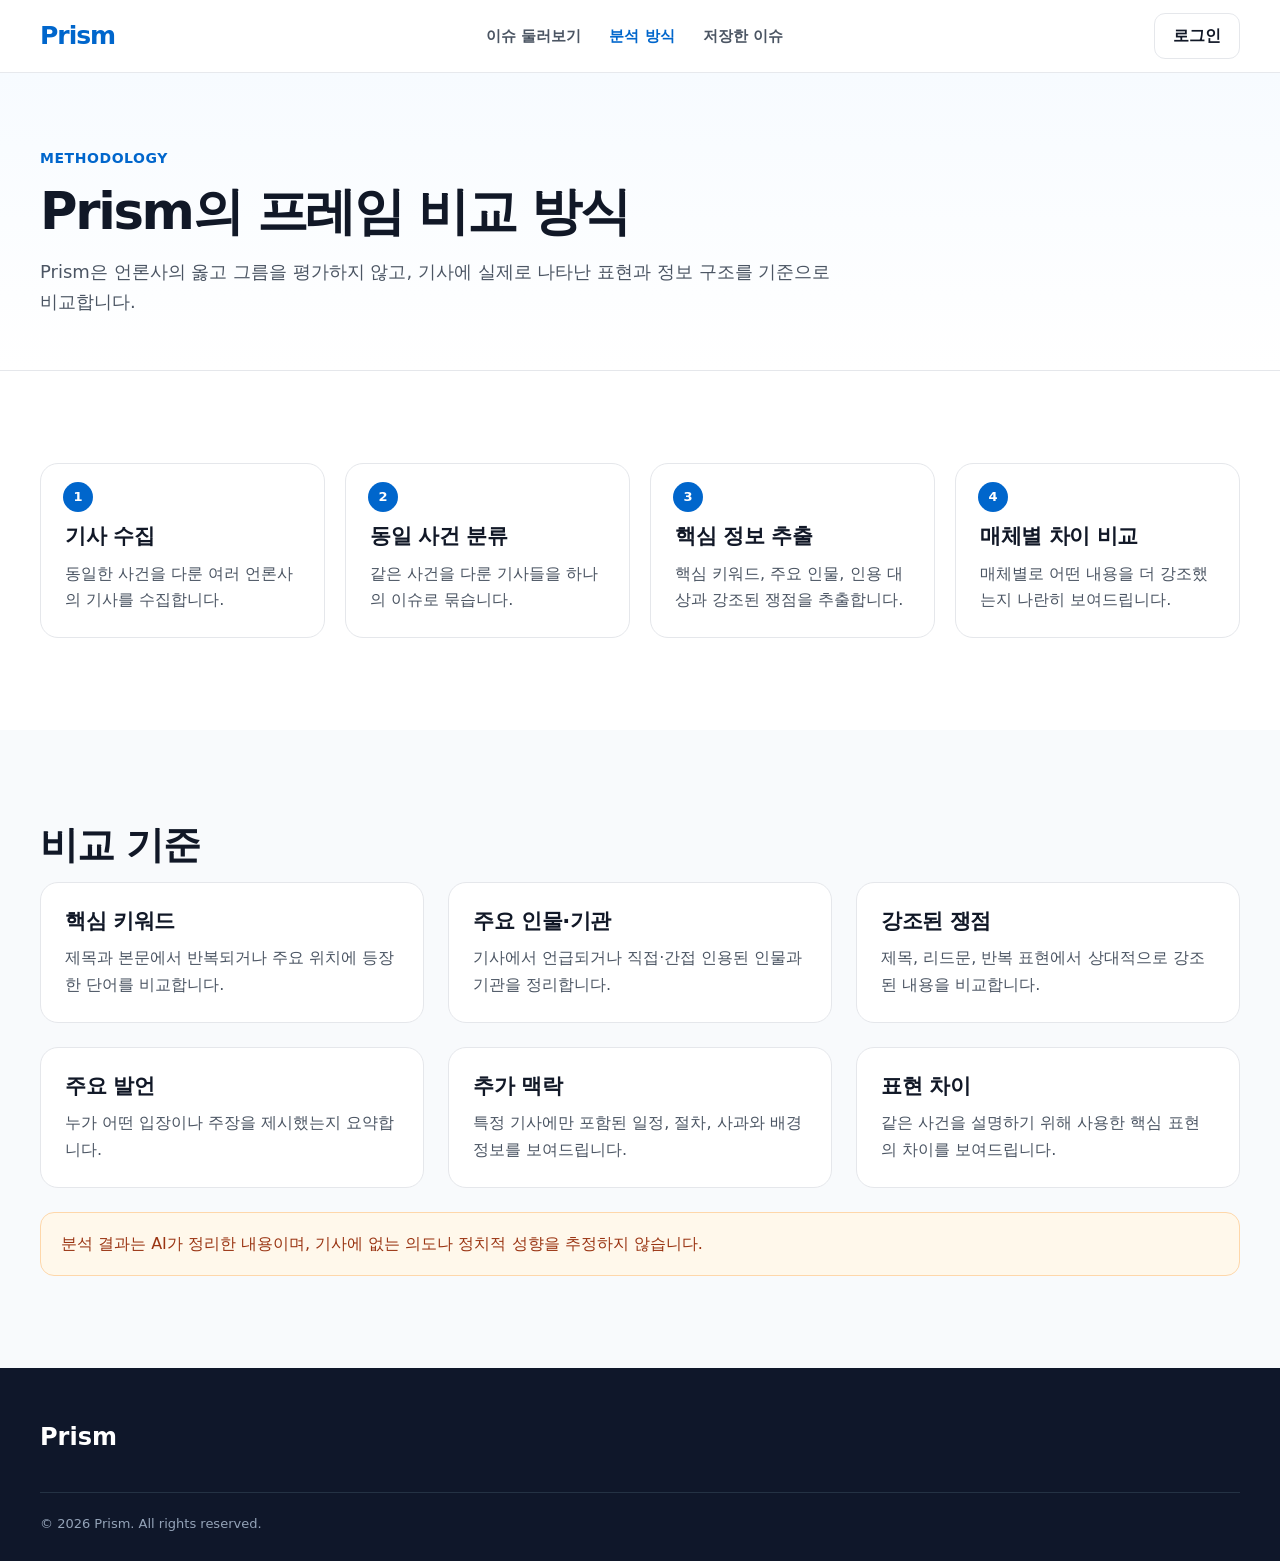
<file: methodology.html>
<!doctype html><html lang="ko"><head><meta charset="utf-8"><meta name="viewport" content="width=device-width,initial-scale=1"><title>분석 방식 | Prism</title><link rel="stylesheet" href="assets/styles.css"></head><body>
<header class="site-header"><div class="container header-inner"><a class="logo" href="index.html">Prism</a><nav class="nav" data-nav><a href="index.html#topics">이슈 둘러보기</a><a href="methodology.html" aria-current="page">분석 방식</a><a href="saved.html">저장한 이슈</a></nav><div class="header-actions"><a class="btn btn-secondary" href="#">로그인</a><button class="menu-toggle" data-menu-toggle aria-label="메뉴 열기" aria-expanded="false">☰</button></div></div></header>
<main><section class="page-hero"><div class="container"><span class="eyebrow">Methodology</span><h1>Prism의 프레임 비교 방식</h1><p>Prism은 언론사의 옳고 그름을 평가하지 않고, 기사에 실제로 나타난 표현과 정보 구조를 기준으로 비교합니다.</p></div></section>
<section class="section"><div class="container"><div class="grid-4 steps"><article class="card step-card"><h3>기사 수집</h3><p>동일한 사건을 다룬 여러 언론사의 기사를 수집합니다.</p></article><article class="card step-card"><h3>동일 사건 분류</h3><p>같은 사건을 다룬 기사들을 하나의 이슈로 묶습니다.</p></article><article class="card step-card"><h3>핵심 정보 추출</h3><p>핵심 키워드, 주요 인물, 인용 대상과 강조된 쟁점을 추출합니다.</p></article><article class="card step-card"><h3>매체별 차이 비교</h3><p>매체별로 어떤 내용을 더 강조했는지 나란히 보여드립니다.</p></article></div></div></section>
<section class="section soft"><div class="container"><h2 class="section-title">비교 기준</h2><div class="grid-3"><article class="card"><h3>핵심 키워드</h3><p>제목과 본문에서 반복되거나 주요 위치에 등장한 단어를 비교합니다.</p></article><article class="card"><h3>주요 인물·기관</h3><p>기사에서 언급되거나 직접·간접 인용된 인물과 기관을 정리합니다.</p></article><article class="card"><h3>강조된 쟁점</h3><p>제목, 리드문, 반복 표현에서 상대적으로 강조된 내용을 비교합니다.</p></article><article class="card"><h3>주요 발언</h3><p>누가 어떤 입장이나 주장을 제시했는지 요약합니다.</p></article><article class="card"><h3>추가 맥락</h3><p>특정 기사에만 포함된 일정, 절차, 사과와 배경 정보를 보여드립니다.</p></article><article class="card"><h3>표현 차이</h3><p>같은 사건을 설명하기 위해 사용한 핵심 표현의 차이를 보여드립니다.</p></article></div><div class="notice">분석 결과는 AI가 정리한 내용이며, 기사에 없는 의도나 정치적 성향을 추정하지 않습니다.</div></div></section></main>
<footer class="site-footer"><div class="container"><div class="footer-logo">Prism</div><div class="footer-bottom">© 2026 Prism. All rights reserved.</div></div></footer><script src="assets/app.js"></script></body></html>
</file>
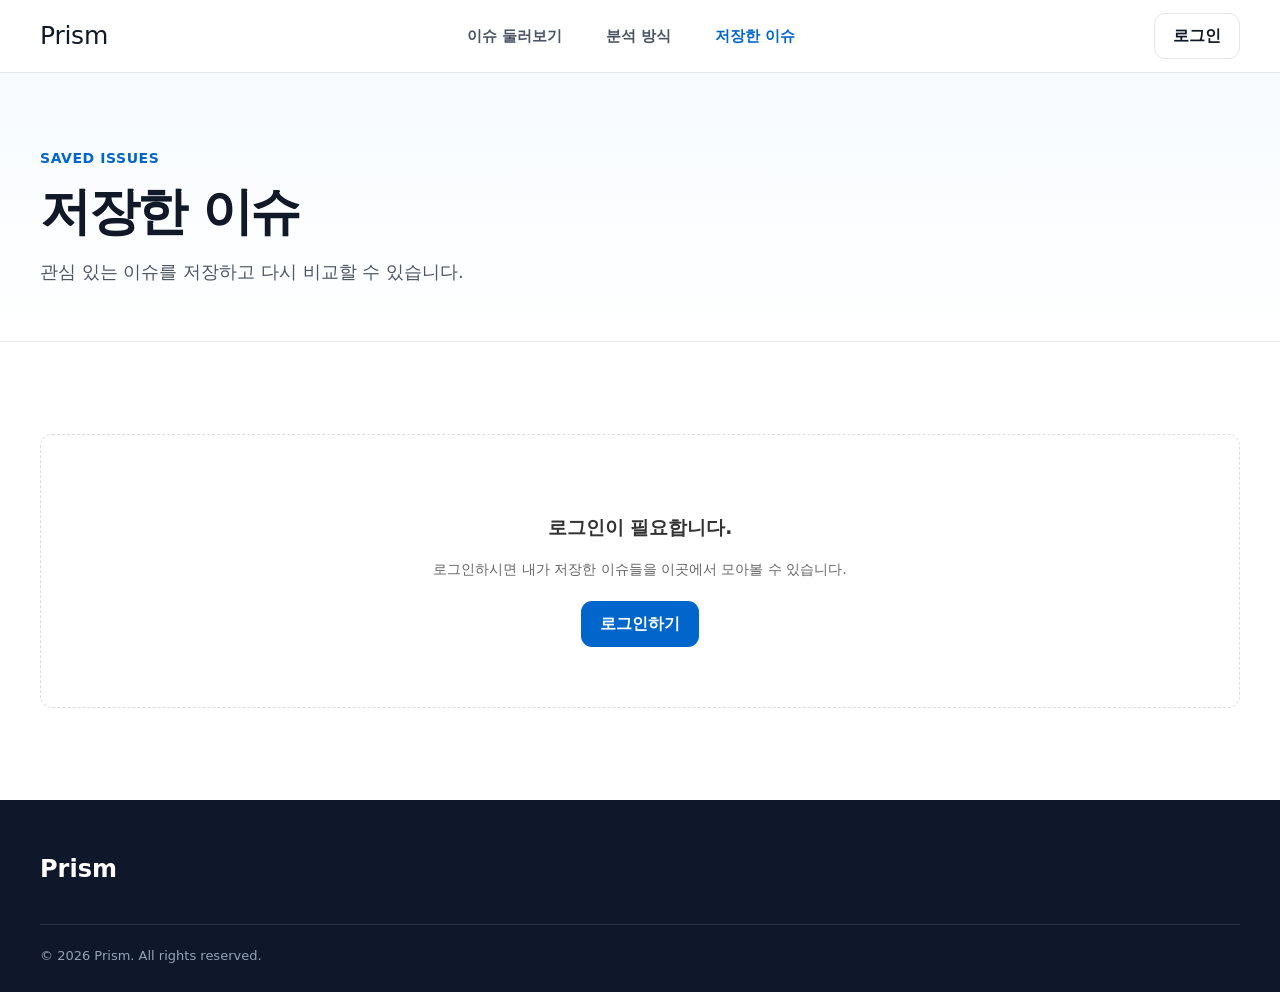
<file: saved.html>
<!doctype html><html lang="ko"><head><meta charset="utf-8"><meta name="viewport" content="width=device-width,initial-scale=1"><title>저장한 이슈 | Prism</title><link rel="stylesheet" href="./styles.css"></head><body>
<header class="site-header"><div class="container header-inner"><a class="logo" href="index.html">Prism</a><nav class="nav" data-nav><a href="index.html#topics">이슈 둘러보기</a><a href="methodology.html">분석 방식</a><a href="saved.html" aria-current="page">저장한 이슈</a></nav><div class="header-actions"><a class="btn btn-secondary" href="#">로그인</a><button class="menu-toggle" data-menu-toggle aria-label="메뉴 열기" aria-expanded="false">☰</button></div></div></header>
<main><section class="page-hero"><div class="container"><span class="eyebrow">Saved issues</span><h1>저장한 이슈</h1><p>관심 있는 이슈를 저장하고 다시 비교할 수 있습니다.</p></div></section><section class="section"><div class="container"><div class="grid-2" data-saved-list></div></div></section></main>
<footer class="site-footer"><div class="container"><div class="footer-logo">Prism</div><div class="footer-bottom">© 2026 Prism. All rights reserved.</div></div></footer><script src="./app.js"></script></body></html>
</file>
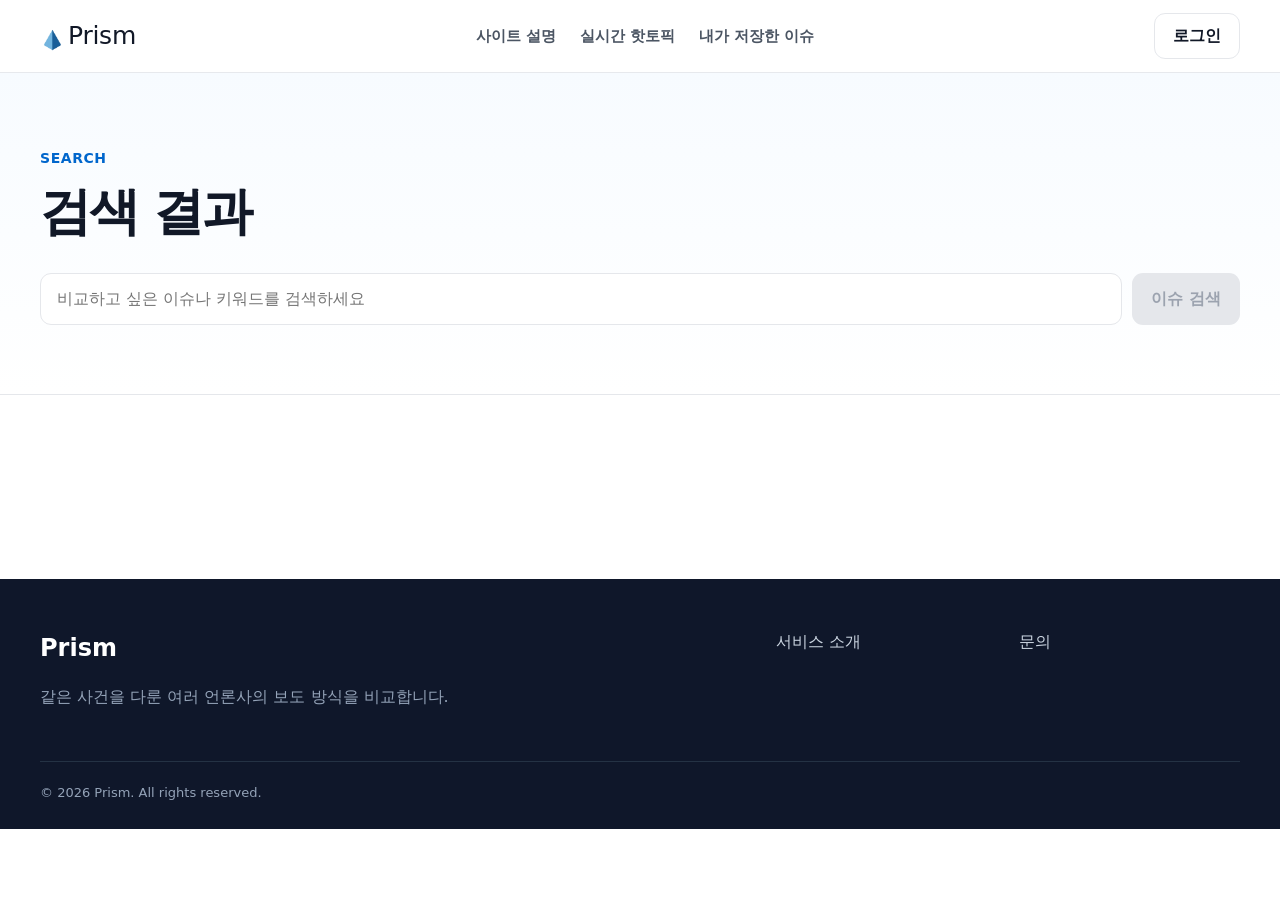
<file: search.html>
<!doctype html>
<html lang="ko">
<head>
  <meta charset="utf-8">
  <meta name="viewport" content="width=device-width, initial-scale=1">
  <meta
    name="description"
    content="Prism 뉴스 프레임 비교 검색 결과"
  >
  <title>검색 결과 | Prism</title>
  <link rel="icon" type="image/png" href="./assets/logos/prism-icon.png">
  <link rel="stylesheet" href="./styles.css">
</head>

<body>

<header class="site-header">
  <div class="container header-inner">
    <a class="logo" href="index.html" aria-label="Prism 홈으로 이동">
      <img src="./assets/logos/prism-icon.png" alt="" width="15" height="15">
      Prism
    </a>

    <nav class="nav" data-nav aria-label="주요 메뉴" style="display: flex; align-items: center; gap: 24px;">
      <a href="about.html" style="font-weight: 700;">사이트 설명</a>
      <a href="index.html#topics" style="font-weight: 700;">실시간 핫토픽</a>
      <a href="index.html#saved-section" style="font-weight: 700;">내가 저장한 이슈</a>
    </nav>

    <div class="header-actions">
      <button
        class="btn btn-secondary"
        id="btn-login-nav"
        type="button"
      >
        로그인
      </button>

      <button
        class="menu-toggle"
        data-menu-toggle
        type="button"
        aria-label="메뉴 열기"
        aria-expanded="false"
      >
        ☰
      </button>
    </div>

  </div>
</header>

<main>

  <section class="page-hero">
    <div class="container">

      <span class="eyebrow">Search</span>

      <h1 data-search-title>
        검색 결과
      </h1>

      <form class="search-panel" data-search-form>
        <div class="search-row">

          <input
            class="search-input"
            type="search"
            aria-label="이슈 검색어 입력"
            placeholder="비교하고 싶은 이슈나 키워드를 검색하세요"
          >

          <button
            class="btn btn-primary"
            type="submit"
          >
            이슈 검색
          </button>

        </div>

      </form>

    </div>
  </section>

  <section class="section">
    <div class="container">
      <div
        class="search-results"
        data-search-results
      ></div>
    </div>
  </section>

</main>

<footer class="site-footer">
  <div class="container">
    <div class="footer-grid">
      <div>
        <div class="footer-logo">Prism</div>
        <p class="footer-desc">같은 사건을 다룬 여러 언론사의 보도 방식을 비교합니다.</p>
      </div>
      <div class="footer-links">
        <a href="about.html">서비스 소개</a>
        <a href="mailto:jsw5855@naver.com">문의</a>
      </div>
    </div>
    <div class="footer-bottom">© 2026 Prism. All rights reserved.</div>
  </div>
</footer>

<script src="./search.js"></script>
<script src="./app.js"></script>

<div id="login-modal" style="display: none; position: fixed; top: 0; left: 0; width: 100%; height: 100%; background: rgba(0,0,0,0.5); z-index: 1000; justify-content: center; align-items: center;">
  <div style="background: white; padding: 32px; border-radius: 12px; width: 100%; max-width: 380px; box-shadow: 0 4px 20px rgba(0,0,0,0.15); position: relative;">

    <h3 id="modal-title" style="margin-top: 0; margin-bottom: 8px; font-size: 20px;">Prism 로그인</h3>
    <p id="modal-desc" style="color: #666; font-size: 14px; margin-bottom: 24px;">서비스 이용을 위해 로그인을 진행해 주세요.</p>

    <form id="auth-form">
      <div id="field-name" style="margin-bottom: 16px; display: none;">
        <label style="display: block; font-size: 13px; font-weight: bold; margin-bottom: 6px;">이름</label>
        <input type="text" id="auth-name" placeholder="홍길동" style="width: 100%; padding: 10px; border: 1px solid #ddd; border-radius: 6px; box-sizing: border-box;">
      </div>

      <div style="margin-bottom: 16px;">
        <label style="display: block; font-size: 13px; font-weight: bold; margin-bottom: 6px;">아이디 (이메일)</label>
        <input type="email" id="auth-email" placeholder="example@email.com" required style="width: 100%; padding: 10px; border: 1px solid #ddd; border-radius: 6px; box-sizing: border-box;">
      </div>

      <div style="margin-bottom: 24px;">
        <label style="display: block; font-size: 13px; font-weight: bold; margin-bottom: 6px;">비밀번호</label>
        <input type="password" id="auth-password" placeholder="••••••••" required style="width: 100%; padding: 10px; border: 1px solid #ddd; border-radius: 6px; box-sizing: border-box;">
      </div>

      <div style="display: flex; gap: 8px; margin-bottom: 16px;">
        <button type="button" id="btn-close-modal" class="btn btn-secondary" style="flex: 1; padding: 10px 0;">취소</button>
        <button type="submit" id="btn-auth-submit" class="btn btn-primary" style="flex: 1; padding: 10px 0; background: #007bff; color: white; border: none; border-radius: 6px; cursor: pointer;">로그인</button>
      </div>

      <div style="text-align: center; font-size: 13px; color: #666;">
        <span id="switch-text">아직 계정이 없으신가요?</span>
        <a href="#" id="link-switch-auth" style="color: #007bff; text-decoration: none; margin-left: 4px; font-weight: bold;">회원가입</a>
      </div>
    </form>
  </div>
</div>

</body>
</html>
</file>
<file: styles.css>
:root {
  --primary: #0066cc;
  --primary-dark: #0052a3;
  --primary-light: #eaf4ff;
  --text: #111827;
  --text-2: #4b5563;
  --muted: #6b7280;
  --bg: #ffffff;
  --bg-soft: #f8fafc;
  --border: #e5e7eb;
  --keyword: #2563eb;
  --person: #7c3aed;
  --context: #ea580c;
  --common: #64748b;
  --additional: #0f766e;
  --danger: #dc2626;
  --success: #15803d;
  --shadow: 0 12px 35px rgba(15, 23, 42, .08);
  --radius: 18px;
}

* { box-sizing: border-box; }
html { scroll-behavior: smooth; }
body {
  margin: 0;
  font-family: Pretendard, "Noto Sans KR", system-ui, -apple-system, BlinkMacSystemFont, "Segoe UI", sans-serif;
  color: var(--text);
  background: var(--bg);
  line-height: 1.65;
}
a { color: inherit; text-decoration: none; }
button, input { font: inherit; }
button { cursor: pointer; }
img { max-width: 100%; display: block; }

.container { width: min(1200px, calc(100% - 40px)); margin: 0 auto; }
.section { padding: 92px 0; }
.section.soft { background: var(--bg-soft); }
.section-title { margin: 0 0 12px; font-size: clamp(28px, 3vw, 38px); line-height: 1.25; letter-spacing: -.03em; }
.section-desc { margin: 0 0 34px; color: var(--text-2); font-size: 17px; }
.eyebrow { display: inline-flex; align-items: center; gap: 8px; color: var(--primary); font-weight: 800; font-size: 14px; letter-spacing: .04em; text-transform: uppercase; }

.site-header {
  position: sticky;
  top: 0;
  z-index: 50;
  border-bottom: 1px solid rgba(229, 231, 235, .9);
  background: rgba(255, 255, 255, .92);
  backdrop-filter: blur(14px);
}
.header-inner { height: 72px; display: flex; align-items: center; justify-content: space-between; gap: 24px; }
.logo { display: inline-flex; align-items: center; gap: 3px; font-size: 25px; font-weight: 500; letter-spacing: -.01em; color: var(--text); }
.logo img { width: 25px; height: 25px; display: block; margin-top: 5px; }
.nav { display: flex; align-items: center; gap: 44px; }
.nav a { color: var(--text-2); font-weight: 700; font-size: 15px; }
.nav a:hover, .nav a[aria-current="page"] { color: var(--primary); }
.header-actions { display: flex; align-items: center; gap: 10px; }
.menu-toggle { display: none; border: 0; background: transparent; padding: 9px; border-radius: 10px; }

.btn { min-height: 46px; padding: 0 18px; border-radius: 11px; border: 1px solid transparent; display: inline-flex; align-items: center; justify-content: center; gap: 8px; font-weight: 800; transition: .18s ease; }
.btn-primary { background: var(--primary); color: #fff; }
.btn-primary:hover { background: var(--primary-dark); transform: translateY(-1px); }
.btn-secondary { background: #fff; border-color: var(--border); color: var(--text); }
.btn-secondary:hover { border-color: #bfd5ee; color: var(--primary); }
.btn-ghost { background: transparent; color: var(--primary); }
.btn:disabled { background: #e5e7eb; color: #9ca3af; cursor: not-allowed; transform: none; }

.hero {
  position: relative;
  overflow: hidden;
  padding: 94px 0 82px;
  background:
    radial-gradient(circle at 12% 10%, rgba(0, 102, 204, .13), transparent 34%),
    radial-gradient(circle at 85% 22%, rgba(124, 58, 237, .10), transparent 28%),
    linear-gradient(180deg, #ffffff 0%, #f7fbff 100%);
}
.hero::after { content: ""; position: absolute; inset: auto -180px -300px auto; width: 520px; height: 520px; border-radius: 50%; background: rgba(0, 102, 204, .05); }
.hero-grid { display: grid; grid-template-columns: 2fr 1fr; gap: 58px; align-items: center; }
.hero h1 { margin: 14px 0 20px; font-size: clamp(42px, 5vw, 64px); line-height: 1.12; letter-spacing: -.055em; }
.hero p { margin: 0 0 28px; font-size: 19px; color: var(--text-2); max-width: 720px; }
.hero-actions { display: flex; gap: 12px; flex-wrap: wrap; }
.search-panel {
  width: 100%;
  max-width: 100%;
  margin-top: 30px;
  padding: 0;
  border: none;
  border-radius: 0;
  background: transparent;
  box-shadow: none;
}

.search-row {
  display: grid;
  grid-template-columns: minmax(0, 1fr) auto;
  width: 100%;
  gap: 10px;
}

.search-input {
  width: 100%;
  min-width: 0;
  height: 52px;
  border: 1px solid var(--border);
  border-radius: 11px;
  padding: 0 16px;
  outline: none;
}
.search-input:focus { border-color: var(--primary); box-shadow: 0 0 0 4px rgba(0, 102, 204, .11); }
.search-help { margin-top: 9px; color: var(--muted); font-size: 13px; }
.hero-preview { padding: 24px; border-radius: 24px; background: #fff; border: 1px solid #dfe9f3; box-shadow: 0 20px 50px rgba(15, 23, 42, .10); transform: rotate(1.2deg); }
.preview-top { display: flex; align-items: center; justify-content: space-between; margin-bottom: 18px; }
.preview-chip { font-size: 12px; padding: 6px 10px; border-radius: 999px; background: var(--primary-light); color: var(--primary); font-weight: 800; }
.preview-item { padding: 16px; border-radius: 14px; border: 1px solid var(--border); margin-top: 12px; }
.preview-item strong { display: block; margin-bottom: 7px; }
.preview-bars { display: grid; gap: 8px; }
.preview-bar { height: 9px; border-radius: 999px; background: #e5e7eb; overflow: hidden; }
.preview-bar span { display: block; height: 100%; border-radius: inherit; }
.preview-bar.keyword span { width: 72%; background: var(--keyword); }
.preview-bar.person span { width: 58%; background: var(--person); }
.preview-bar.context span { width: 84%; background: var(--context); }

.grid-2 { display: grid; grid-template-columns: repeat(2, minmax(0, 1fr)); gap: 24px; }
.grid-3 { display: grid; grid-template-columns: repeat(3, minmax(0, 1fr)); gap: 24px; }
.grid-4 { display: grid; grid-template-columns: repeat(4, minmax(0, 1fr)); gap: 20px; }
.card { background: #fff; border: 1px solid var(--border); border-radius: var(--radius); padding: 24px; transition: .18s ease; display: flex; flex-direction: column; height: 100%; }
.card:hover { transform: translateY(-2px); border-color: #bed6ed; box-shadow: var(--shadow); }
.card h3 { margin: 0 0 10px; font-size: 21px; line-height: 1.35; letter-spacing: -.02em; }
.card p { margin: 0; color: var(--text-2); }
.meta { display: flex; flex-wrap: wrap; gap: 8px; margin: 16px 0; }
.badge { display: inline-flex; align-items: center; min-height: 28px; padding: 4px 10px; border-radius: 999px; font-size: 12px; font-weight: 800; }
.badge.blue { background: #eff6ff; color: var(--keyword); }
.badge.purple { background: #f5f3ff; color: var(--person); }
.badge.orange { background: #fff7ed; color: var(--context); }
.badge.gray { background: #f1f5f9; color: var(--common); }
.badge.teal { background: #f0fdfa; color: var(--additional); }
.card-footer { margin-top: auto; padding-top: 20px; display: flex; align-items: center; justify-content: flex-end; gap: 14px; }
.card-footer small { color: var(--muted); margin-right: auto; }

.common-fact { padding: 22px 24px; border-left: 5px solid var(--common); background: #f8fafc; border-radius: 14px; margin-bottom: 24px; }
.media-card .media-name { display: flex; align-items: center; justify-content: space-between; gap: 10px; margin-bottom: 16px; }
.media-card .media-name strong { font-size: 20px; }
.compare-block { margin-top: 16px; }
.compare-label { display: block; margin-bottom: 8px; font-size: 13px; font-weight: 900; color: var(--muted); }
.compare-text { color: var(--text-2); }

.steps { counter-reset: step; }
.step-card { position: relative; padding-top: 58px; }
.step-card::before { counter-increment: step; content: counter(step); position: absolute; top: 18px; left: 22px; width: 30px; height: 30px; border-radius: 50%; display: grid; place-items: center; background: var(--primary); color: #fff; font-size: 13px; font-weight: 900; }

.principle-list { display: grid; grid-template-columns: repeat(2, minmax(0,1fr)); gap: 16px; }
.principle { display: flex; gap: 14px; padding: 20px; border-radius: 14px; border: 1px solid var(--border); background: #fff; }
.principle-icon { flex: 0 0 38px; width: 38px; height: 38px; border-radius: 11px; display: grid; place-items: center; background: var(--primary-light); color: var(--primary); font-weight: 900; }
.notice { margin-top: 24px; padding: 18px 20px; background: #fff8eb; border: 1px solid #fed7aa; border-radius: 14px; color: #9a3412; }

.page-hero { padding: 72px 0 54px; background: linear-gradient(180deg, #f7fbff, #fff); border-bottom: 1px solid var(--border); }
.page-hero h1 { margin: 10px 0 14px; font-size: clamp(34px, 4vw, 52px); line-height: 1.2; letter-spacing: -.045em; }
.page-hero p { margin: 0; color: var(--text-2); font-size: 18px; max-width: 800px; }

.toolbar { display: flex; gap: 10px; flex-wrap: wrap; align-items: center; margin-top: 22px; }
.source-list { display: grid; gap: 12px; }
.source-item { padding: 18px 20px; border: 1px solid var(--border); border-radius: 14px; background: #fff; }
.source-item strong { display: block; margin-bottom: 5px; }
.source-item span { color: var(--muted); font-size: 14px; }

.search-results { display: grid; gap: 18px; }
.empty-state { text-align: center; padding: 58px 24px; border: 1px dashed #cbd5e1; border-radius: 18px; background: var(--bg-soft); }
.saved-empty { min-height: 360px; display: grid; place-items: center; }

.site-footer { padding: 50px 0 26px; background: #0f172a; color: #e5e7eb; }
.footer-grid { display: grid; grid-template-columns: 1.2fr .8fr; gap: 40px; }
.footer-logo { color: #fff; font-size: 24px; font-weight: 900; }
.footer-desc { color: #94a3b8; max-width: 520px; }
.footer-links { display: grid; grid-template-columns: repeat(2, minmax(0,1fr)); gap: 10px 22px; }
.footer-links a { color: #cbd5e1; }
.footer-bottom { margin-top: 34px; padding-top: 20px; border-top: 1px solid #243244; color: #94a3b8; font-size: 13px; }

.toast { position: fixed; right: 22px; bottom: 22px; z-index: 100; padding: 13px 16px; border-radius: 12px; background: #111827; color: #fff; box-shadow: var(--shadow); opacity: 0; transform: translateY(10px); pointer-events: none; transition: .2s; }
.toast.show { opacity: 1; transform: translateY(0); }

@media (max-width: 980px) {
  .hero-grid { grid-template-columns: 1fr; }
  .hero-preview { max-width: 680px; transform: none; }
  .grid-4 { grid-template-columns: repeat(2, minmax(0,1fr)); }
  .grid-3 { grid-template-columns: repeat(2, minmax(0,1fr)); }
  .footer-grid { grid-template-columns: 1fr; }
}

@media (max-width: 760px) {
  .container { width: min(100% - 100px, 1400px); }
  .section { padding: 64px 0; }
  .hero { padding: 64px 0 56px; }
  .nav { position: absolute; top: 72px; left: 14px; right: 14px; display: none; flex-direction: column; align-items: stretch; gap: 0; padding: 12px; border-radius: 14px; background: #fff; border: 1px solid var(--border); box-shadow: var(--shadow); }
  .nav.open { display: flex; }
  .nav a { padding: 12px; border-radius: 10px; }
  .nav a:hover { background: var(--bg-soft); }
  .header-actions .btn { display: none; }
  .menu-toggle { display: inline-flex; }
  .search-row { grid-template-columns: 1fr; }
  .grid-2, .grid-3, .grid-4, .principle-list { grid-template-columns: 1fr; }
  .hero h1 { font-size: 40px; }
  .footer-links { grid-template-columns: 1fr; }
}

@media (prefers-reduced-motion: reduce) {
  *, *::before, *::after { animation-duration: .01ms !important; animation-iteration-count: 1 !important; transition-duration: .01ms !important; scroll-behavior: auto !important; }
}
.load-more-container {
  grid-column: 1 / -1;
  text-align: center;
  margin-top: 16px;
}

.search-suggestion-label {
  display: block;
  margin-bottom: 8px;
  font-size: 14px;
  color: #64748b;
}

.search-suggestion-list {
  display: flex;
  flex-wrap: wrap;
  gap: 8px;
}

.search-suggestion-chip {
  padding: 7px 12px;
  border: 1px solid #dbe3ef;
  border-radius: 999px;
  background: #ffffff;
  color: #334155;
  font: inherit;
  font-size: 14px;
  cursor: pointer;
  transition:
    border-color 0.2s ease,
    background-color 0.2s ease,
    transform 0.2s ease;
}

.search-suggestion-chip:hover {
  border-color: #2563eb;
  background: #eff6ff;
  color: #1d4ed8;
  transform: translateY(-1px);
}

.search-suggestion-chip:focus-visible {
  outline: 3px solid rgba(37, 99, 235, 0.25);
  outline-offset: 2px;
}

/* =========================
   Main hero
========================= */

.hero.hero-centered {
  position: relative;
  overflow: hidden;
  padding: 92px 0 82px;
  border-bottom: 1px solid #e4edfb;
  background:
    radial-gradient(
      circle at 12% 14%,
      rgba(37, 99, 235, 0.13) 0,
      transparent 31%
    ),
    radial-gradient(
      circle at 88% 18%,
      rgba(96, 165, 250, 0.16) 0,
      transparent 32%
    ),
    linear-gradient(
      135deg,
      #ffffff 0%,
      #f6f9ff 48%,
      #e8f1ff 100%
    );
}

.hero-centered .container {
  display: flex;
  justify-content: center;
}

.hero-content {
  width: 100%;
  max-width: 920px;
  margin: 0 auto;
  text-align: center;
}

.hero-eyebrow {
  display: inline-block;
  color: #2563eb;
  font-size: 13px;
  font-weight: 800;
  letter-spacing: 0.16em;
}

.hero-content h1 {
  max-width: 820px;
  margin: 20px auto 18px;
  color: #0f172a;
  font-size: clamp(42px, 5.2vw, 68px);
  line-height: 1.12;
  letter-spacing: -0.045em;
}

.hero-content h1 span {
  color: #2563eb;
}

.hero .hero-description {
  max-width: 620px;
  margin: 0 auto;
  color: #64748b;
  font-size: 18px;
  line-height: 1.7;
  text-align: center;
}

.hero .hero-search {
  width: 100%;
  max-width: 760px;
  margin: 20px auto 0;
  padding: 10px;
  border: none;
  border-radius: 18px;
  background: transparent;
  box-shadow: none;
  backdrop-filter: none;
}

.hero .search-row {
  display: grid;
  grid-template-columns: minmax(0, 1fr) auto;
  gap: 10px;
  width: 100%;
  margin-top: 48px;
}

.hero .search-input {
  width: 100%;
  min-width: 0;
  height: 56px;
  padding: 0 18px;
  border: 1px solid #d8e4f6;
  border-radius: 12px;
  background: #f8fbff;
  color: #0f172a;
  font-size: 16px;
  outline: none;
  transition:
    border-color 0.2s ease,
    box-shadow 0.2s ease,
    background 0.2s ease;
}

.hero .search-input::placeholder {
  color: #94a3b8;
}

.hero .search-input:focus {
  border-color: #60a5fa;
  background: #ffffff;
  box-shadow: 0 0 0 4px rgba(37, 99, 235, 0.1);
}

.hero .hero-search-button {
  min-width: 92px;
  height: 56px;
  padding: 0 24px;
  border-radius: 12px;
  font-size: 15px;
  font-weight: 700;
}

.hero .hero-keywords {
  display: flex;
  flex-wrap: nowrap;
  justify-content: center;
  align-items: center;
  gap: 8px;
  margin: 12px 4px 1px;
  color: #64748b;
  font-size: 13px;
  line-height: 1;
}

/* 추천 검색어와 첫 번째 키워드 사이 간격 */
.hero .hero-keywords a:first-of-type,
.hero .hero-keywords button:first-of-type {
  margin-left: 12px;
}

/* 추천 검색어 키워드 버튼 */
.hero .hero-keywords a,
.hero .hero-keywords button {
  padding: 6px 11px;
  border: 1px solid #d9e6fa;
  border-radius: 999px;
  background: #eff6ff;
  color: #2563eb;
  font-size: 13px;
  font-weight: 600;
  line-height: 1.2;
  text-decoration: none;
  cursor: pointer;
}

@media (max-width: 640px) {
  .hero.hero-centered {
    padding: 68px 0 58px;
  }

  .hero-content h1 {
    margin-top: 16px;
    font-size: 40px;
  }

  .hero .hero-description {
    padding: 0 12px;
    font-size: 16px;
  }

  .hero .hero-search {
    margin-top: 28px;
    padding: 9px;
  }

  .hero .search-row {
    grid-template-columns: 1fr;
  }

  .hero .hero-search-button {
    width: 100%;
  }

  /* 모바일에서는 화면 폭에 맞게 다음 줄로 이동 */
  .hero .hero-keywords {
    flex-wrap: wrap;
    line-height: 1.5;
  }

  .hero .hero-keywords a:first-of-type,
  .hero .hero-keywords button:first-of-type {
    margin-left: 6px;
  }
}


/* ===== 이슈 페이지 원문 기사 리스트 ===== */

.article-count {
  margin-left: 8px;
  color: #64748b;
  font-size: 13px;
  font-weight: 400;
}

.source-block {
  margin-top: 18px;
  padding-top: 16px;
  border-top: 1px solid #e5e7eb;
}

.source-list {
  margin: 12px 0 0;
  padding-left: 22px;
}

.source-list li {
  margin-bottom: 10px;
  line-height: 1.6;
}

.source-list li:last-child {
  margin-bottom: 0;
}

.source-list a {
  color: #2563eb;
  text-decoration: none;
  transition: color 0.2s ease;
  word-break: keep-all;
}

.source-list a:hover {
  color: #1d4ed8;
  text-decoration: underline;
}

/* ===== 언론사 분석 카드 아코디언 ===== */

.media-toggle {
  width: 100%;
  display: flex;
  justify-content: space-between;
  align-items: center;

  padding: 0 0 18px;
  margin: 0;

  border: none;
  border-bottom: 1px solid #e5e7eb;
  background: transparent;

  cursor: pointer;
  text-align: left;
}

.media-toggle-title {
  display: flex;
  align-items: center;
  gap: 8px;
}

.media-toggle-title strong {
  font-size: 20px;
}

.media-toggle-icon {
  font-size: 22px;
  color: #64748b;
  transition: transform .25s ease;
}

.media-content {
  display: none;
  padding-top: 18px;
}

.media-card.open .media-content {
  display: block;
}

.media-card.open .media-toggle-icon {
  transform: rotate(180deg);
}

.media-toggle:hover strong {
  color: #2563eb;
}

.media-toggle:focus-visible {
  outline: 2px solid #2563eb;
  outline-offset: 4px;
  border-radius: 6px;
}

/* 접힌 카드가 실제 높이만 차지하도록 수정 */
[data-issue-articles] {
  align-items: start;
}

.media-card {
  align-self: start;
  height: auto;
  min-height: 0;
}

.media-card:not(.open) {
  padding-bottom: 20px;
}

.media-card:not(.open) .media-toggle {
  padding-bottom: 0;
  border-bottom: none;
}



/* ===== 이슈 언론사 카드 Masonry Grid ===== */

[data-issue-articles] {
  display: grid !important;
  grid-template-columns: repeat(3, minmax(0, 1fr));
  grid-auto-rows: 8px;
  gap: 0 28px;
  align-items: start;
}

[data-issue-articles] .media-card {
  width: 100%;
  height: auto;
  min-height: 0;
  align-self: start;
  margin: 0;
}

@media (max-width: 1024px) {
  [data-issue-articles] {
    grid-template-columns: repeat(2, minmax(0, 1fr));
  }
}

@media (max-width: 700px) {
  [data-issue-articles] {
    grid-template-columns: 1fr;
  }
}

/* ===== 언론사 카드의 열 위치 고정 ===== */

/* 데스크톱: 1·4·7번째는 왼쪽, 2·5·8번째는 가운데, 3·6·9번째는 오른쪽 */
[data-issue-articles] .media-card:nth-child(3n + 1) {
  grid-column: 1;
}

[data-issue-articles] .media-card:nth-child(3n + 2) {
  grid-column: 2;
}

[data-issue-articles] .media-card:nth-child(3n) {
  grid-column: 3;
}

/* 태블릿: 두 열로 재배치 */
@media (max-width: 1024px) {
  [data-issue-articles] .media-card {
    grid-column: auto;
  }

  [data-issue-articles] .media-card:nth-child(2n + 1) {
    grid-column: 1;
  }

  [data-issue-articles] .media-card:nth-child(2n) {
    grid-column: 2;
  }
}

/* 모바일: 모두 한 열 */
@media (max-width: 700px) {
  [data-issue-articles] .media-card {
    grid-column: 1;
  }
}

.article-time{
  margin-top:4px;
  margin-left:2px;

  color:#64748b;
  font-size:12px;
  line-height:1.4;
}

.live-news-time {
  display: block;
  margin-top: 6px;
  color: #64748b;
  font-size: 12px;
  line-height: 1.4;
}

/* =========================
   Main issue cards
   메인 페이지 이슈 설명을 3줄로 제한
========================= */

[data-featured-issues] .card {
  min-height: 280px;
}

/* 제목 아래 회색 이슈 요약문만 3줄로 제한한다. */
[data-featured-issues] .card p {
  display: -webkit-box;
  overflow: hidden;
  color: var(--text-2);
  line-height: 1.7;
  text-overflow: ellipsis;
  word-break: keep-all;
  overflow-wrap: break-word;

  -webkit-box-orient: vertical;
  -webkit-line-clamp: 3;
  line-clamp: 3;

  min-height: calc(1.7em * 3);
  max-height: calc(1.7em * 3);
}

/* 요약문 길이가 달라도 비교 버튼은 카드 하단에 정렬한다. */
[data-featured-issues] .card .card-footer {
  margin-top: auto;
}

/* 모바일에서는 카드가 불필요하게 길어지지 않도록 높이를 자동 조절한다. */
@media (max-width: 760px) {
  [data-featured-issues] .card {
    min-height: auto;
  }
}
/* =========================
   실시간 뉴스 - 언론사 필터 사이드바
========================= */

.live-news-layout {
  display: grid;
  gap: 20px;
}

.live-news-sidebar {
  position: static;
  width: 100%;
  padding: 22px 28px;
  border: 1px solid #cfe0f6;
  border-radius: 16px;
  background: linear-gradient(
    135deg,
    #f8fbff 0%,
    #edf5ff 55%,
    #f4f8ff 100%
  );

  display: flex;
  align-items: center;
  justify-content: center;
  gap: 56px;
}

.filter-control-group {
  display: flex;
  align-items: center;
  flex-shrink: 0;
  gap: 16px;
  padding: 0;
  border: 0;
  background: transparent;
  box-shadow: none;
}

.filter-title {
  margin: 0;
  color: #123c73;
  font-size: 15px;
  font-weight: 800;
  white-space: nowrap;
}

.filter-actions {
  display: flex;
  align-items: center;
  gap: 8px;
  margin: 0;
}

.filter-action-btn {
  display: inline-flex;
  align-items: center;
  justify-content: center;
  min-width: 78px;
  height: 42px;
  padding: 0 13px;
  border: 1px solid #bfd3ec;
  border-radius: 999px;
  background: #ffffff;
  color: #315a88;
  font-size: 12px;
  font-weight: 700;
  line-height: 1;
  cursor: pointer;
  white-space: nowrap;
}

.filter-action-btn:hover {
  border-color: var(--primary);
  background: #eef5ff;
  color: var(--primary);
  transform: translateY(-1px);
  box-shadow: 0 4px 10px rgba(37, 99, 235, 0.12);
}

.filter-checkbox-list {
  display: flex;
  flex-wrap: wrap;
  justify-content: flex-start;
  gap: 10px;
}

.filter-checkbox-item {
  display: inline-flex;
  align-items: center;
  gap: 7px;
  padding: 8px 12px;
  border: 1px solid #d3e1f2;
  border-radius: 999px;
  background: #ffffff;
  color: #445b78;
  font-size: 13px;
  font-weight: 600;
  cursor: pointer;
  transition:
    border-color 0.18s ease,
    background-color 0.18s ease,
    color 0.18s ease,
    transform 0.18s ease,
    box-shadow 0.18s ease;
}

.filter-checkbox-item:hover {
  border-color: var(--primary);
  background: #f1f6ff;
  color: var(--primary);
  transform: translateY(-1px);
  box-shadow: 0 4px 10px rgba(37, 99, 235, 0.09);
}

.filter-checkbox-item input {
  width: 15px;
  height: 15px;
  margin: 0;
  accent-color: var(--primary);
}

.live-news-main {
  min-width: 0;
}

@media (max-width: 900px) {
  .live-news-sidebar {
    grid-template-columns: 1fr;
    align-items: stretch;
    gap: 12px;
  }

  .filter-checkbox-list {
    justify-content: flex-start;
  }
}

@media (max-width: 520px) {
  .filter-actions {
    width: 100%;
  }

  .filter-action-btn {
    flex: 1;
  }
}

/* =========================
   Header Dropdown Navigation
========================= */

.nav-dropdown {
  display: flex;
  align-items: center;
  gap: 16px;
}

.nav-item-dropdown {
  position: relative;
}

.nav-dropdown-toggle {
  display: inline-flex;
  align-items: center;
  gap: 6px;
  padding: 10px 18px;
  border: 0;
  border-radius: 10px;
  background: transparent;
  color: #1f2937;
  font: inherit;
  font-size: 14px;
  font-weight: 600;
  cursor: pointer;
  transition:
    background-color 0.2s ease,
    color 0.2s ease;
}

.nav-dropdown-toggle span {
  font-size: 11px;
  transition: transform 0.2s ease;
}

.nav-item-dropdown:hover .nav-dropdown-toggle,
.nav-item-dropdown:focus-within .nav-dropdown-toggle {
  background: #eef5ff;
  color: #1769e0;
}

.nav-item-dropdown:hover .nav-dropdown-toggle span,
.nav-item-dropdown:focus-within .nav-dropdown-toggle span {
  transform: rotate(180deg);
}

.nav-dropdown-menu {
  position: absolute;
  top: calc(100% + 10px);
  left: 50%;
  min-width: 180px;
  padding: 8px;
  border: 1px solid #dbe8fb;
  border-radius: 14px;
  background: #ffffff;
  box-shadow: 0 16px 40px rgba(31, 80, 150, 0.16);

  opacity: 0;
  visibility: hidden;
  transform: translate(-50%, -8px);
  pointer-events: none;

  transition:
    opacity 0.18s ease,
    transform 0.18s ease,
    visibility 0.18s ease;

  z-index: 1100;
}

.nav-item-dropdown:hover .nav-dropdown-menu,
.nav-item-dropdown:focus-within .nav-dropdown-menu {
  opacity: 1;
  visibility: visible;
  transform: translate(-50%, 0);
  pointer-events: auto;
}

.nav-dropdown-menu::before {
  content: "";
  position: absolute;
  top: -11px;
  left: 0;
  width: 100%;
  height: 12px;
}

.nav-dropdown-menu a {
  display: block;
  padding: 10px 12px;
  border-radius: 9px;
  color: #42526b;
  font-size: 14px;
  font-weight: 500;
  text-decoration: none;
  white-space: nowrap;

  transition:
    background-color 0.18s ease,
    color 0.18s ease,
    transform 0.18s ease;
}

.nav-dropdown-menu a:hover,
.nav-dropdown-menu a:focus-visible {
  background: linear-gradient(135deg, #edf5ff, #f5f8ff);
  color: #1769e0;
  transform: translateX(3px);
}

@media (max-width: 900px) {
  .nav-dropdown {
    align-items: stretch;
  }

  .nav-item-dropdown {
    width: 100%;
  }

  .nav-dropdown-toggle {
    width: 100%;
    justify-content: space-between;
  }

  .nav-dropdown-menu {
    position: static;
    min-width: 0;
    margin-top: 4px;
    box-shadow: none;
    transform: none;
  }

  .nav-item-dropdown:hover .nav-dropdown-menu,
  .nav-item-dropdown:focus-within .nav-dropdown-menu {
    transform: none;
  }
}
@keyframes spin {
  to { transform: rotate(360deg); }
}
/* =========================
   검색 결과 - 카드형/목록형 + 더보기
========================= */

.search-results-wrapper {
  padding: 24px;
  border: 1px solid var(--border);
  border-radius: var(--radius);
  background: var(--bg-soft);
}

.keyword-select-guide {
  padding: 24px 0;
  text-align: left;
}
.keyword-select-guide p {
  margin: 0 0 16px;
  color: var(--muted);
  font-size: 14px;
  line-height: 1.6;
  text-align: left;
}

.chip-row {
  display: flex;
  flex-wrap: wrap;
  justify-content: flex-start;
  gap: 8px;
  text-align: left;
}

.chip {
  padding: 6px 12px;
  border-radius: 999px;
  border: 1px solid var(--border);
  background: #fff;
  color: var(--primary);
  font-size: 13px;
  font-weight: 700;
}
.chip:hover { background: var(--primary-light); border-color: var(--primary); }

.search-results-toolbar {
  display: flex;
  align-items: center;
  justify-content: space-between;
  margin-bottom: 16px;
  flex-wrap: wrap;
  gap: 12px;
}
.search-results-count { color: var(--text-2); font-size: 14px; font-weight: 700; }

.view-toggle { display: inline-flex; border: 1px solid var(--border); border-radius: 999px; overflow: hidden; background: #fff; }
.view-toggle-btn {
  padding: 7px 16px;
  border: none;
  background: transparent;
  color: var(--muted);
  font-size: 13px;
  font-weight: 700;
}
.view-toggle-btn.active { background: var(--primary); color: #fff; }

.search-results-grid.is-card {
  display: grid;
  grid-template-columns: repeat(3, minmax(0, 1fr));
  gap: 18px;
}
.search-results-grid.is-list {
  display: flex;
  flex-direction: column;
  gap: 10px;
}

.search-result-card {
  display: flex;
  flex-direction: column;
  height: 100%;
  padding: 18px;
  border: 1px solid var(--border);
  border-radius: 14px;
  background: #fff;
  cursor: pointer;
  transition: .15s ease;
}
.search-result-card:hover { transform: translateY(-2px); border-color: #bed6ed; box-shadow: var(--shadow); }
.search-result-card h3 { margin: 10px 0 6px; font-size: 16px; line-height: 1.4; }
.search-result-card p { margin: 0; color: var(--text-2); font-size: 13px; line-height: 1.6; }
.search-result-card-body { flex: 1; }
.search-result-card-footer {
  margin-top: 14px;
  padding-top: 12px;
  border-top: 1px solid var(--border);
  display: flex;
  align-items: center;
  justify-content: space-between;
  font-size: 12px;
  color: var(--muted);
}
.search-result-card-footer .link-arrow { color: var(--primary); font-weight: 700; }

.search-results-grid.is-list .search-result-card {
  flex-direction: row;
  align-items: center;
  gap: 16px;
}
.search-results-grid.is-list .search-result-card-body { flex: 1; }
.search-results-grid.is-list .search-result-card h3 { margin: 0 0 4px; }
.search-results-grid.is-list .search-result-card-footer {
  margin-top: 0;
  padding-top: 0;
  border-top: none;
  flex-direction: column;
  align-items: flex-end;
  gap: 4px;
  white-space: nowrap;
}

.search-results-more { text-align: center; margin-top: 20px; }

.no-result {
  color: var(--muted);
  padding: 20px 0;
  line-height: 1.7;
  word-break: keep-all;
}

@media (max-width: 900px) {
  .search-results-grid.is-card { grid-template-columns: repeat(2, minmax(0, 1fr)); }
}
@media (max-width: 600px) {
  .search-results-grid.is-card { grid-template-columns: 1fr; }
  .search-results-grid.is-list .search-result-card { flex-direction: column; align-items: flex-start; }
}
.search-loading-spinner {
  margin: 0 auto;
  width: 32px;
  height: 32px;
  border: 3px solid #e2e8f0;
  border-top-color: var(--primary);
  border-radius: 50%;
  animation: prism-spin 0.8s linear infinite;
}

@keyframes prism-spin {
  to { transform: rotate(360deg); }
}

/* 검색 결과가 있을 때는 hero 하단 고정 여백을 줄여
   콘텐츠 길이에 맞게 자동으로 딱 맞도록 한다. (파란 배경/그라데이션은 유지) */
   .hero.hero-centered.has-search-results {
    padding-bottom: 40px;
  }
</file>
<file: assets/styles.css>
:root {
  --primary: #0066cc;
  --primary-dark: #0052a3;
  --primary-light: #eaf4ff;
  --text: #111827;
  --text-2: #4b5563;
  --muted: #6b7280;
  --bg: #ffffff;
  --bg-soft: #f8fafc;
  --border: #e5e7eb;
  --keyword: #2563eb;
  --person: #7c3aed;
  --context: #ea580c;
  --common: #64748b;
  --additional: #0f766e;
  --danger: #dc2626;
  --success: #15803d;
  --shadow: 0 12px 35px rgba(15, 23, 42, .08);
  --radius: 18px;
}

* { box-sizing: border-box; }
html { scroll-behavior: smooth; }
body {
  margin: 0;
  font-family: Pretendard, "Noto Sans KR", system-ui, -apple-system, BlinkMacSystemFont, "Segoe UI", sans-serif;
  color: var(--text);
  background: var(--bg);
  line-height: 1.65;
}
a { color: inherit; text-decoration: none; }
button, input { font: inherit; }
button { cursor: pointer; }
img { max-width: 100%; display: block; }

.container { width: min(1200px, calc(100% - 40px)); margin: 0 auto; }
.section { padding: 92px 0; }
.section.soft { background: var(--bg-soft); }
.section-title { margin: 0 0 12px; font-size: clamp(28px, 3vw, 38px); line-height: 1.25; letter-spacing: -.03em; }
.section-desc { margin: 0 0 34px; color: var(--text-2); font-size: 17px; }
.eyebrow { display: inline-flex; align-items: center; gap: 8px; color: var(--primary); font-weight: 800; font-size: 14px; letter-spacing: .04em; text-transform: uppercase; }

.site-header {
  position: sticky;
  top: 0;
  z-index: 50;
  border-bottom: 1px solid rgba(229, 231, 235, .9);
  background: rgba(255, 255, 255, .92);
  backdrop-filter: blur(14px);
}
.header-inner { height: 72px; display: flex; align-items: center; justify-content: space-between; gap: 24px; }
.logo { font-size: 25px; font-weight: 900; letter-spacing: -.04em; color: var(--primary); }
.nav { display: flex; align-items: center; gap: 28px; }
.nav a { color: var(--text-2); font-weight: 700; font-size: 15px; }
.nav a:hover, .nav a[aria-current="page"] { color: var(--primary); }
.header-actions { display: flex; align-items: center; gap: 10px; }
.menu-toggle { display: none; border: 0; background: transparent; padding: 9px; border-radius: 10px; }

.btn { min-height: 46px; padding: 0 18px; border-radius: 11px; border: 1px solid transparent; display: inline-flex; align-items: center; justify-content: center; gap: 8px; font-weight: 800; transition: .18s ease; }
.btn-primary { background: var(--primary); color: #fff; }
.btn-primary:hover { background: var(--primary-dark); transform: translateY(-1px); }
.btn-secondary { background: #fff; border-color: var(--border); color: var(--text); }
.btn-secondary:hover { border-color: #bfd5ee; color: var(--primary); }
.btn-ghost { background: transparent; color: var(--primary); }
.btn:disabled { background: #e5e7eb; color: #9ca3af; cursor: not-allowed; transform: none; }

.hero {
  position: relative;
  overflow: hidden;
  padding: 94px 0 82px;
  background:
    radial-gradient(circle at 12% 10%, rgba(0, 102, 204, .13), transparent 34%),
    radial-gradient(circle at 85% 22%, rgba(124, 58, 237, .10), transparent 28%),
    linear-gradient(180deg, #ffffff 0%, #f7fbff 100%);
}
.hero::after { content: ""; position: absolute; inset: auto -180px -300px auto; width: 520px; height: 520px; border-radius: 50%; background: rgba(0, 102, 204, .05); }
.hero-grid { display: grid; grid-template-columns: 1.12fr .88fr; gap: 58px; align-items: center; }
.hero h1 { margin: 14px 0 20px; font-size: clamp(42px, 5vw, 64px); line-height: 1.12; letter-spacing: -.055em; }
.hero p { margin: 0 0 28px; font-size: 19px; color: var(--text-2); max-width: 720px; }
.hero-actions { display: flex; gap: 12px; flex-wrap: wrap; }
.search-panel { margin-top: 30px; padding: 16px; border: 1px solid var(--border); border-radius: 16px; background: #fff; box-shadow: var(--shadow); }
.search-row { display: grid; grid-template-columns: 1fr auto; gap: 10px; }
.search-input { width: 100%; height: 52px; border: 1px solid var(--border); border-radius: 11px; padding: 0 16px; outline: none; }
.search-input:focus { border-color: var(--primary); box-shadow: 0 0 0 4px rgba(0, 102, 204, .11); }
.search-help { margin-top: 9px; color: var(--muted); font-size: 13px; }
.hero-preview { padding: 24px; border-radius: 24px; background: #fff; border: 1px solid #dfe9f3; box-shadow: 0 20px 50px rgba(15, 23, 42, .10); transform: rotate(1.2deg); }
.preview-top { display: flex; align-items: center; justify-content: space-between; margin-bottom: 18px; }
.preview-chip { font-size: 12px; padding: 6px 10px; border-radius: 999px; background: var(--primary-light); color: var(--primary); font-weight: 800; }
.preview-item { padding: 16px; border-radius: 14px; border: 1px solid var(--border); margin-top: 12px; }
.preview-item strong { display: block; margin-bottom: 7px; }
.preview-bars { display: grid; gap: 8px; }
.preview-bar { height: 9px; border-radius: 999px; background: #e5e7eb; overflow: hidden; }
.preview-bar span { display: block; height: 100%; border-radius: inherit; }
.preview-bar.keyword span { width: 72%; background: var(--keyword); }
.preview-bar.person span { width: 58%; background: var(--person); }
.preview-bar.context span { width: 84%; background: var(--context); }

.grid-2 { display: grid; grid-template-columns: repeat(2, minmax(0, 1fr)); gap: 24px; }
.grid-3 { display: grid; grid-template-columns: repeat(3, minmax(0, 1fr)); gap: 24px; }
.grid-4 { display: grid; grid-template-columns: repeat(4, minmax(0, 1fr)); gap: 20px; }
.card { background: #fff; border: 1px solid var(--border); border-radius: var(--radius); padding: 24px; transition: .18s ease; }
.card:hover { transform: translateY(-2px); border-color: #bed6ed; box-shadow: var(--shadow); }
.card h3 { margin: 0 0 10px; font-size: 21px; line-height: 1.35; letter-spacing: -.02em; }
.card p { margin: 0; color: var(--text-2); }
.meta { display: flex; flex-wrap: wrap; gap: 8px; margin: 16px 0; }
.badge { display: inline-flex; align-items: center; min-height: 28px; padding: 4px 10px; border-radius: 999px; font-size: 12px; font-weight: 800; }
.badge.blue { background: #eff6ff; color: var(--keyword); }
.badge.purple { background: #f5f3ff; color: var(--person); }
.badge.orange { background: #fff7ed; color: var(--context); }
.badge.gray { background: #f1f5f9; color: var(--common); }
.badge.teal { background: #f0fdfa; color: var(--additional); }
.card-footer { margin-top: 20px; display: flex; align-items: center; justify-content: space-between; gap: 14px; }
.card-footer small { color: var(--muted); }

.common-fact { padding: 22px 24px; border-left: 5px solid var(--common); background: #f8fafc; border-radius: 14px; margin-bottom: 24px; }
.media-card .media-name { display: flex; align-items: center; justify-content: space-between; gap: 10px; margin-bottom: 16px; }
.media-card .media-name strong { font-size: 20px; }
.compare-block { margin-top: 16px; }
.compare-label { display: block; margin-bottom: 8px; font-size: 13px; font-weight: 900; color: var(--muted); }
.compare-text { color: var(--text-2); }

.steps { counter-reset: step; }
.step-card { position: relative; padding-top: 58px; }
.step-card::before { counter-increment: step; content: counter(step); position: absolute; top: 18px; left: 22px; width: 30px; height: 30px; border-radius: 50%; display: grid; place-items: center; background: var(--primary); color: #fff; font-size: 13px; font-weight: 900; }

.principle-list { display: grid; grid-template-columns: repeat(2, minmax(0,1fr)); gap: 16px; }
.principle { display: flex; gap: 14px; padding: 20px; border-radius: 14px; border: 1px solid var(--border); background: #fff; }
.principle-icon { flex: 0 0 38px; width: 38px; height: 38px; border-radius: 11px; display: grid; place-items: center; background: var(--primary-light); color: var(--primary); font-weight: 900; }
.notice { margin-top: 24px; padding: 18px 20px; background: #fff8eb; border: 1px solid #fed7aa; border-radius: 14px; color: #9a3412; }

.page-hero { padding: 72px 0 54px; background: linear-gradient(180deg, #f7fbff, #fff); border-bottom: 1px solid var(--border); }
.page-hero h1 { margin: 10px 0 14px; font-size: clamp(34px, 4vw, 52px); line-height: 1.2; letter-spacing: -.045em; }
.page-hero p { margin: 0; color: var(--text-2); font-size: 18px; max-width: 800px; }

.toolbar { display: flex; gap: 10px; flex-wrap: wrap; align-items: center; margin-top: 22px; }
.source-list { display: grid; gap: 12px; }
.source-item { padding: 18px 20px; border: 1px solid var(--border); border-radius: 14px; background: #fff; }
.source-item strong { display: block; margin-bottom: 5px; }
.source-item span { color: var(--muted); font-size: 14px; }

.search-results { display: grid; gap: 18px; }
.empty-state { text-align: center; padding: 58px 24px; border: 1px dashed #cbd5e1; border-radius: 18px; background: var(--bg-soft); }
.saved-empty { min-height: 360px; display: grid; place-items: center; }

.site-footer { padding: 50px 0 26px; background: #0f172a; color: #e5e7eb; }
.footer-grid { display: grid; grid-template-columns: 1.2fr .8fr; gap: 40px; }
.footer-logo { color: #fff; font-size: 24px; font-weight: 900; }
.footer-desc { color: #94a3b8; max-width: 520px; }
.footer-links { display: grid; grid-template-columns: repeat(2, minmax(0,1fr)); gap: 10px 22px; }
.footer-links a { color: #cbd5e1; }
.footer-bottom { margin-top: 34px; padding-top: 20px; border-top: 1px solid #243244; color: #94a3b8; font-size: 13px; }

.toast { position: fixed; right: 22px; bottom: 22px; z-index: 100; padding: 13px 16px; border-radius: 12px; background: #111827; color: #fff; box-shadow: var(--shadow); opacity: 0; transform: translateY(10px); pointer-events: none; transition: .2s; }
.toast.show { opacity: 1; transform: translateY(0); }

@media (max-width: 980px) {
  .hero-grid { grid-template-columns: 1fr; }
  .hero-preview { max-width: 680px; transform: none; }
  .grid-4 { grid-template-columns: repeat(2, minmax(0,1fr)); }
  .grid-3 { grid-template-columns: repeat(2, minmax(0,1fr)); }
  .footer-grid { grid-template-columns: 1fr; }
}

@media (max-width: 760px) {
  .container { width: min(100% - 28px, 1200px); }
  .section { padding: 64px 0; }
  .hero { padding: 64px 0 56px; }
  .nav { position: absolute; top: 72px; left: 14px; right: 14px; display: none; flex-direction: column; align-items: stretch; gap: 0; padding: 12px; border-radius: 14px; background: #fff; border: 1px solid var(--border); box-shadow: var(--shadow); }
  .nav.open { display: flex; }
  .nav a { padding: 12px; border-radius: 10px; }
  .nav a:hover { background: var(--bg-soft); }
  .header-actions .btn { display: none; }
  .menu-toggle { display: inline-flex; }
  .search-row { grid-template-columns: 1fr; }
  .grid-2, .grid-3, .grid-4, .principle-list { grid-template-columns: 1fr; }
  .hero h1 { font-size: 40px; }
  .footer-links { grid-template-columns: 1fr; }
}

@media (prefers-reduced-motion: reduce) {
  *, *::before, *::after { animation-duration: .01ms !important; animation-iteration-count: 1 !important; transition-duration: .01ms !important; scroll-behavior: auto !important; }
}
</file>
